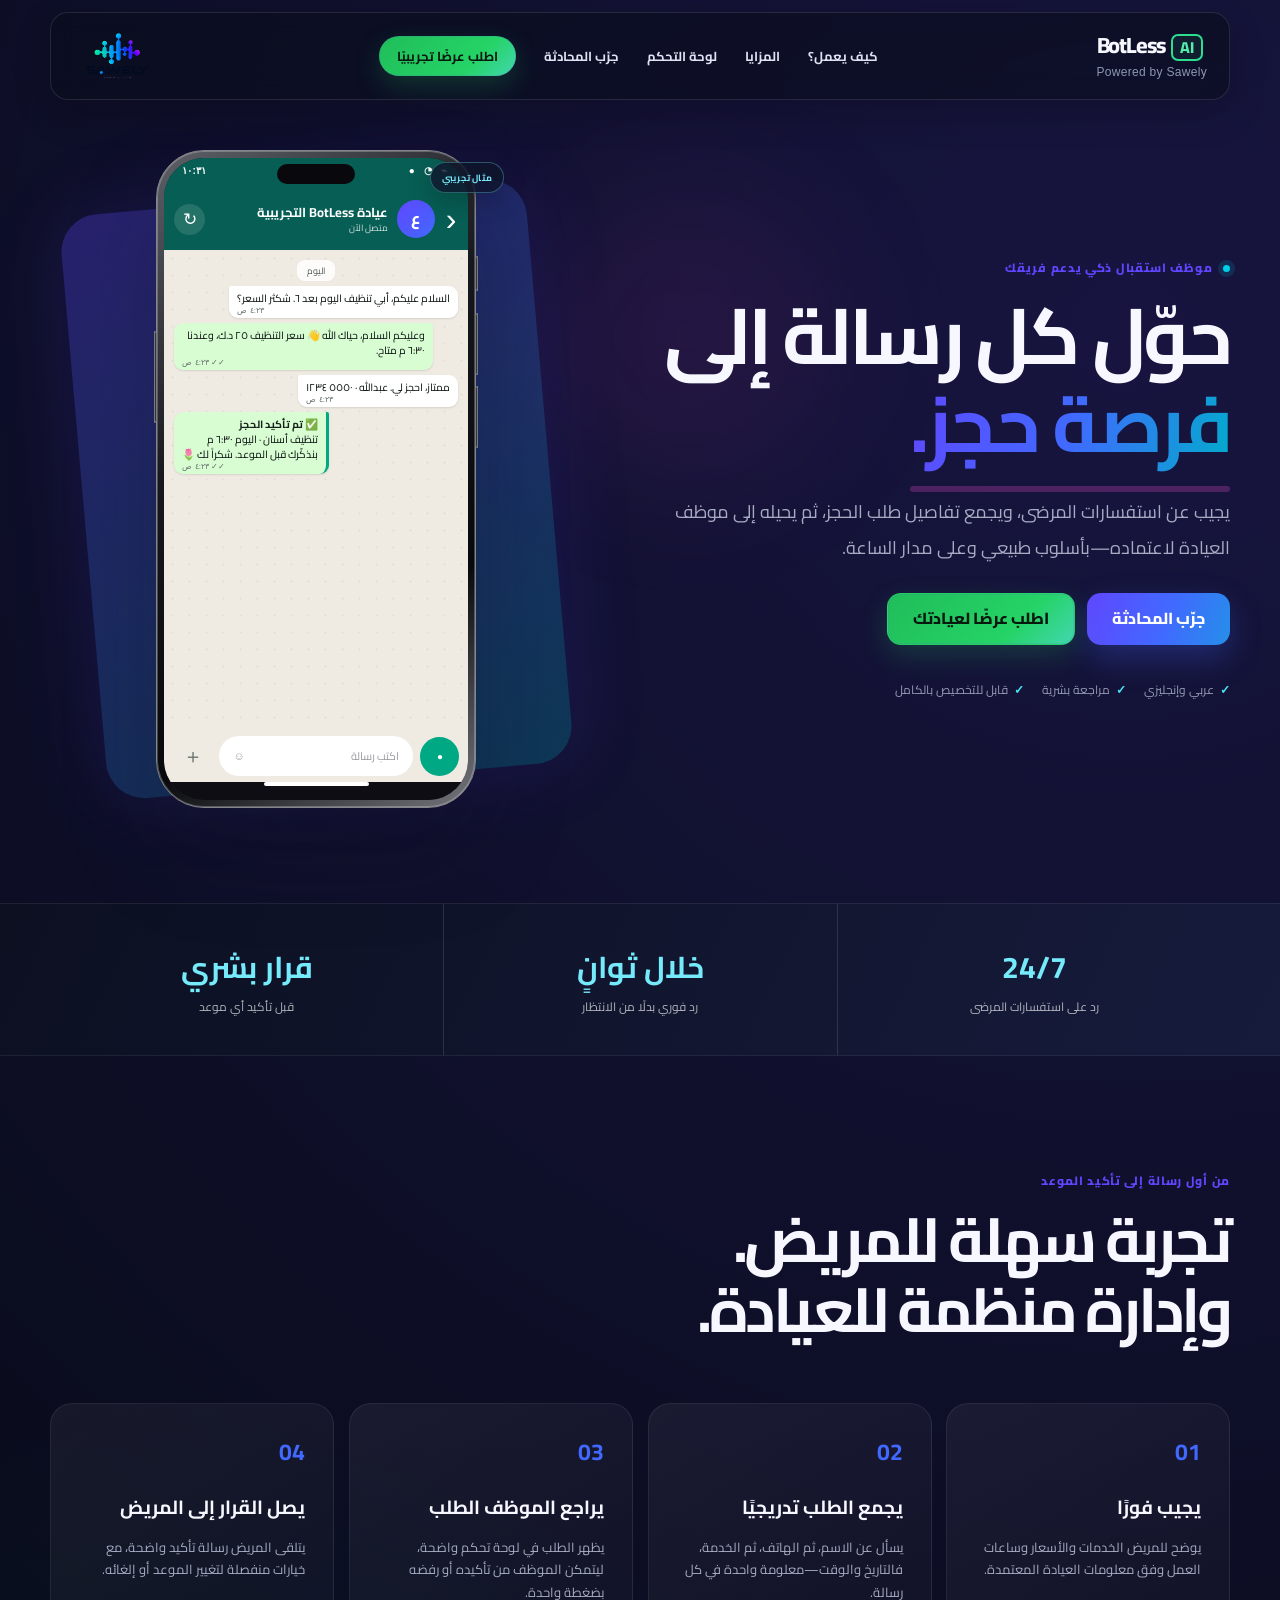
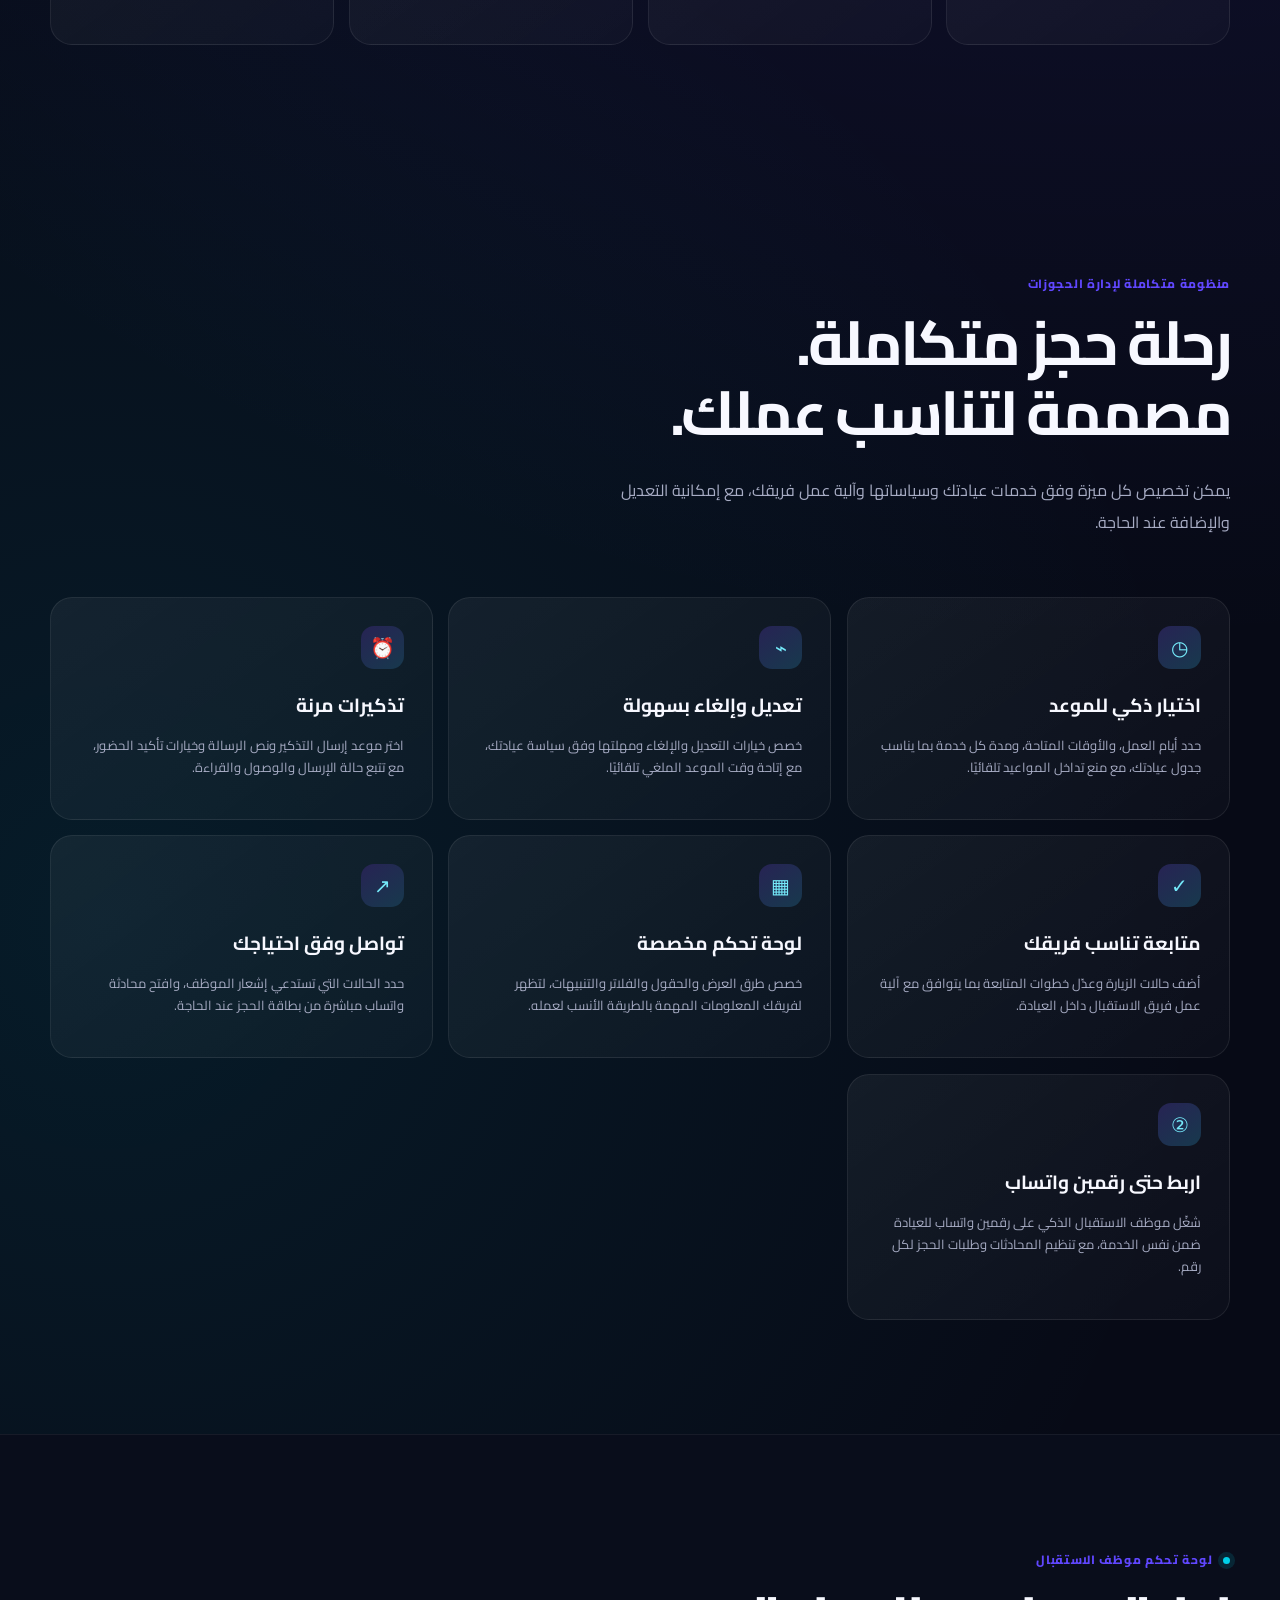
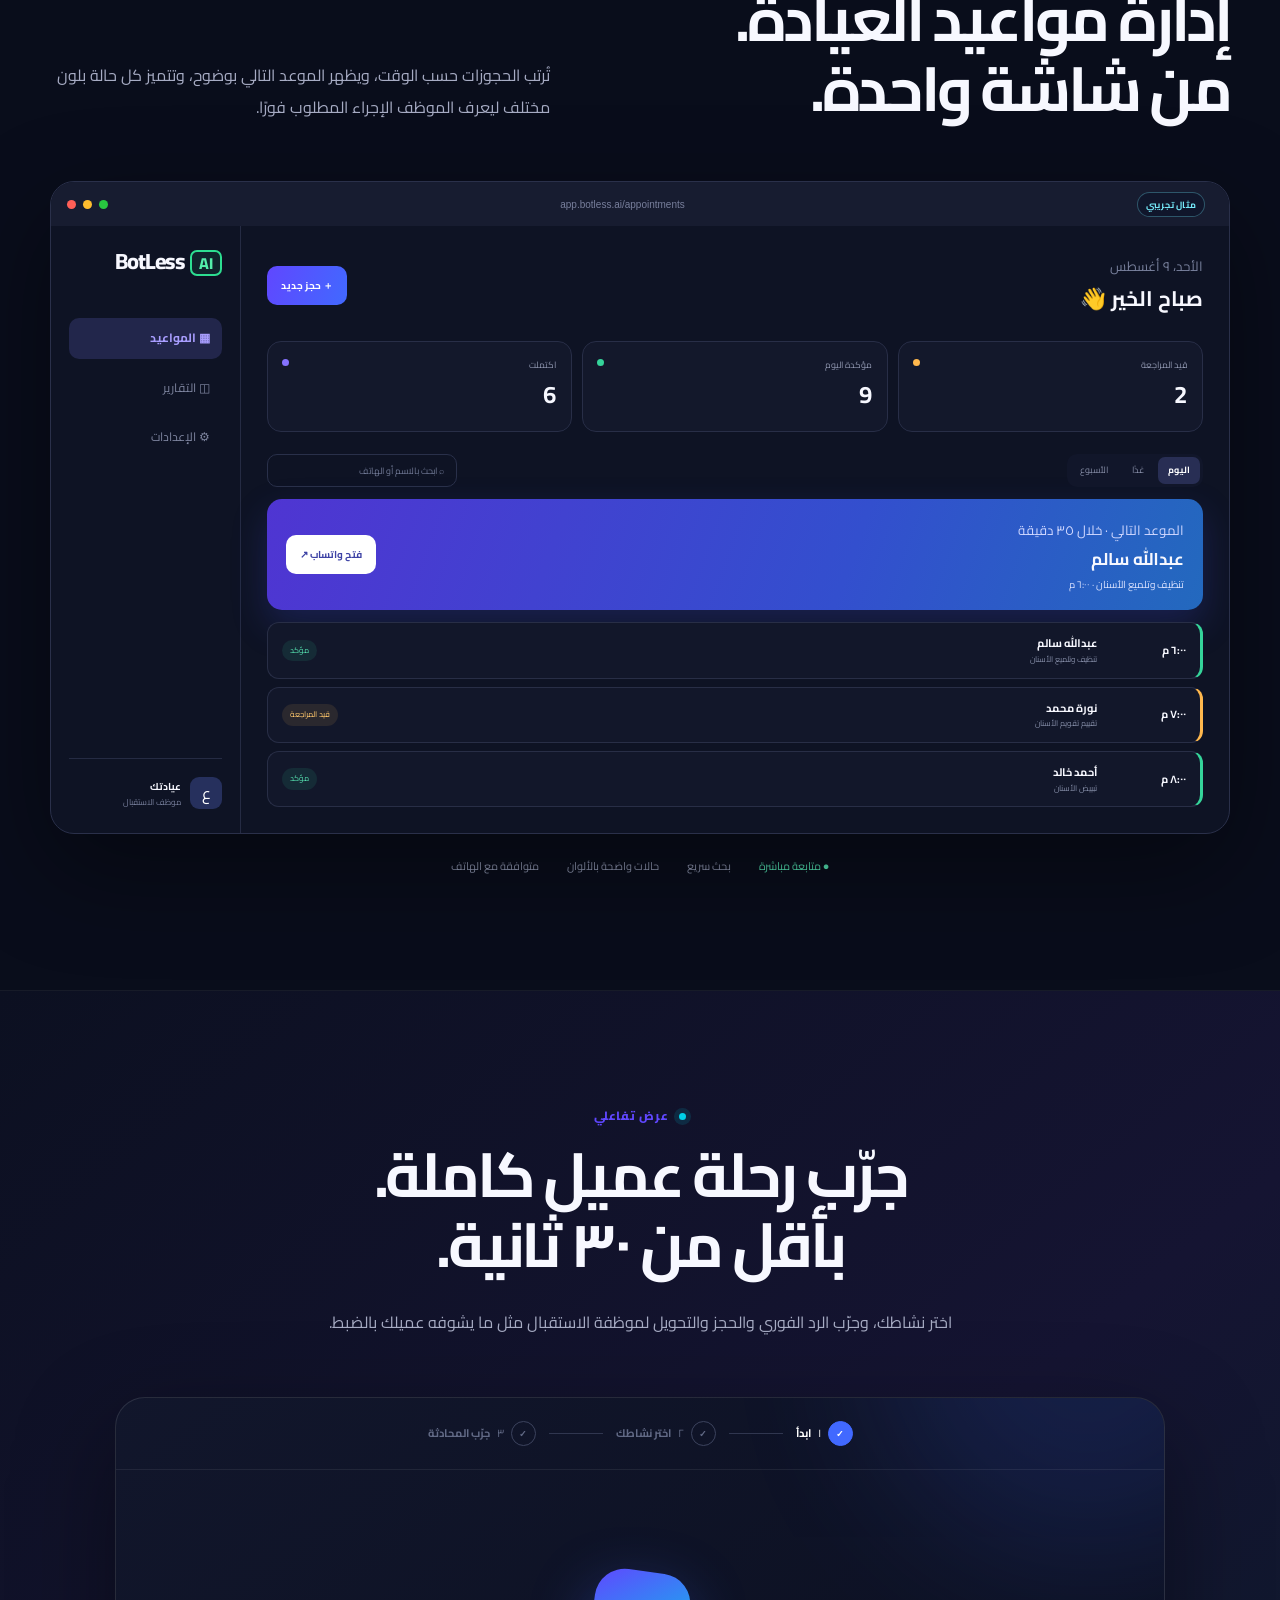
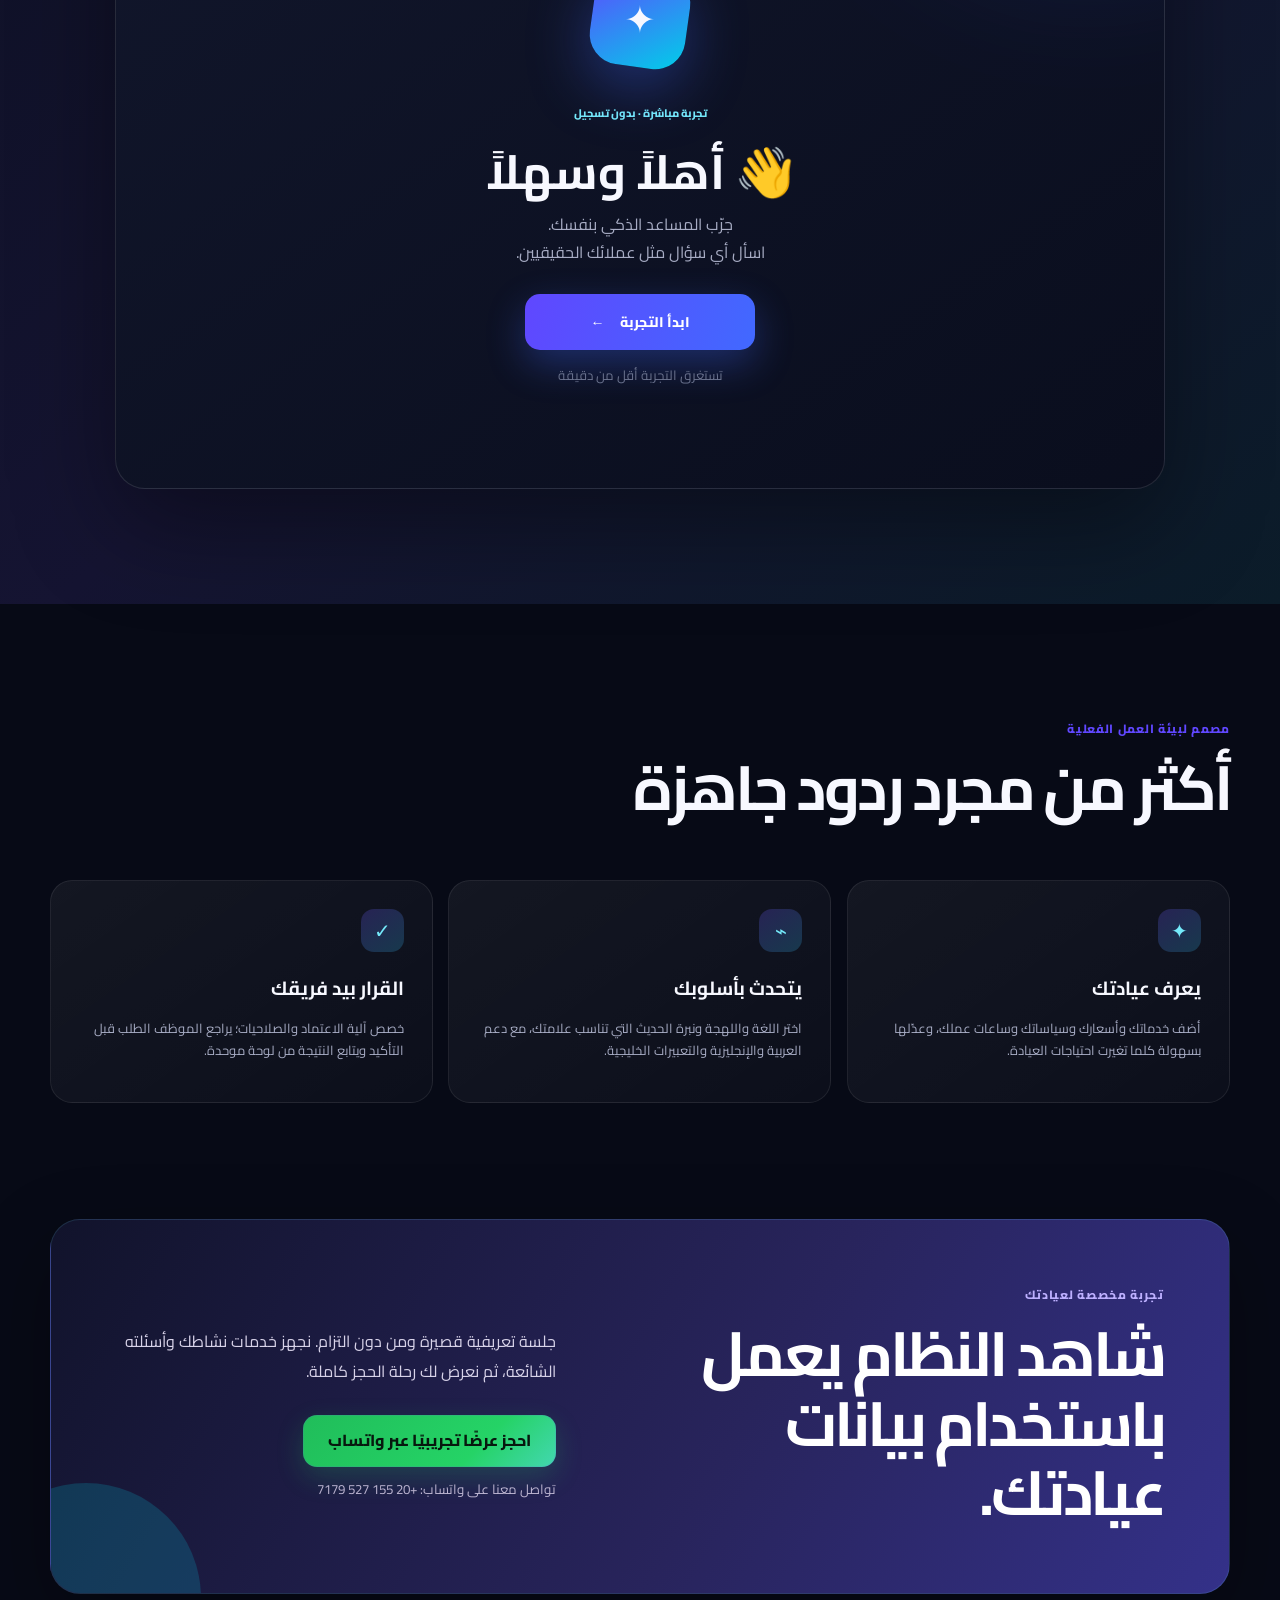
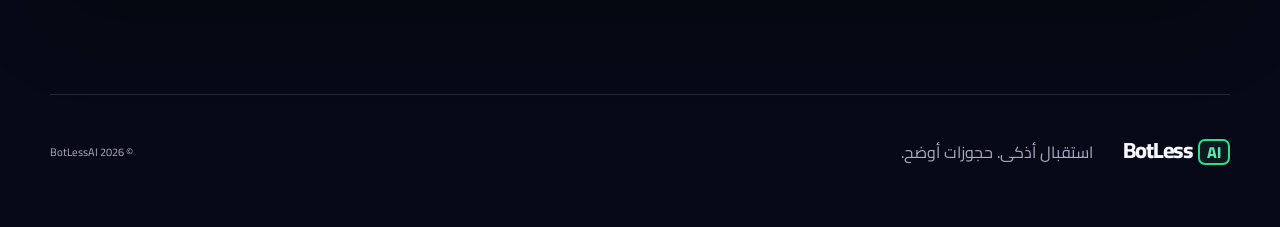
<file: index.html>
<!doctype html>
<html lang="ar" dir="rtl">
<head>
  <meta charset="utf-8">
  <meta name="viewport" content="width=device-width,initial-scale=1">
  <meta name="description" content="يحوّل BotLessAI واتساب العيادة إلى موظف استقبال ذكي يعمل على مدار الساعة، ويجمع طلبات الحجز لتتم مراجعتها من فريقك.">
  <title>BotLessAI | استقبال واتساب للعيادات</title>
  <link rel="icon" href="brand/sawely-logo.png">
  <link rel="stylesheet" href="styles.css?v=sawely-header1">
  <link rel="stylesheet" href="demo.css?v=sawely-header1">
</head>
<body>
  <header class="nav wrap">
    <a class="brand product-brand" href="#top" aria-label="BotLessAI، بدعم من Sawely">
      <strong>BotLess<span>AI</span></strong>
      <small>Powered by Sawely</small>
    </a>
    <nav aria-label="التنقل الرئيسي">
      <a href="#how">كيف يعمل؟</a>
      <a href="#features">المزايا</a>
      <a href="#dashboard">لوحة التحكم</a>
      <a href="#demo">جرّب المحادثة</a>
      <a class="nav-cta" href="#contact">اطلب عرضًا تجريبيًا</a>
    </nav>
    <a class="sawely-parent-brand" href="https://me.sawely.com/" target="_blank" rel="noreferrer" aria-label="Sawely، الشركة الأم">
      <img src="brand/sawely-logo.png" width="600" height="400" alt="Sawely">
    </a>
  </header>

  <main id="top">
    <section class="hero wrap">
      <div class="hero-copy">
        <p class="eyebrow"><span></span> موظف استقبال ذكي يدعم فريقك</p>
        <h1>حوّل كل رسالة إلى<br><em>فرصة حجز.</em></h1>
        <p class="lead">يجيب عن استفسارات المرضى، ويجمع تفاصيل طلب الحجز، ثم يحيله إلى موظف العيادة لاعتماده—بأسلوب طبيعي وعلى مدار الساعة.</p>
        <div class="actions">
          <a class="button primary" href="#demo">جرّب المحادثة</a>
          <a class="button secondary" href="#contact">اطلب عرضًا لعيادتك</a>
        </div>
        <div class="proof" aria-label="خصائص المنتج">
          <span>عربي وإنجليزي</span><span>مراجعة بشرية</span><span>قابل للتخصيص بالكامل</span>
        </div>
      </div>
      <div class="phone-stage">
        <span class="sample-badge">مثال تجريبي</span>
        <div class="iphone" aria-label="مثال محادثة واتساب على هاتف آيفون">
          <i class="side-button action-button"></i><i class="side-button volume-up"></i><i class="side-button volume-down"></i><i class="side-button power-button"></i>
          <div class="iphone-screen">
            <div class="device-bar"><span>١٠:٣١</span><i class="dynamic-island"></i><div class="ios-signals">● ◔ ⌁</div></div>
            <div class="phone-top"><button aria-label="رجوع">‹</button><span id="phoneAvatar" class="avatar">ع</span><div><strong id="phoneBusinessName">عيادة BotLess التجريبية</strong><small id="phonePresence">متصل الآن</small></div><button id="phoneReplay" class="phone-replay" aria-label="إعادة المحادثة" title="إعادة المحادثة">↻</button></div>
            <div id="phoneConversation" class="chat" aria-live="polite">
              <span class="chat-date">اليوم</span>
            </div>
            <div class="message-dock"><button>＋</button><div><span>اكتب رسالة</span><i>☺</i></div><button class="mic">●</button></div>
            <div class="home-indicator"></div>
          </div>
        </div>
      </div>
    </section>

    <section class="metrics">
      <div class="wrap metric-grid">
        <article><strong>24/7</strong><span>رد على استفسارات المرضى</span></article>
        <article><strong>خلال ثوانٍ</strong><span>رد فوري بدلًا من الانتظار</span></article>
        <article><strong>قرار بشري</strong><span>قبل تأكيد أي موعد</span></article>
      </div>
    </section>

    <section id="how" class="section wrap">
      <div class="section-head"><p class="eyebrow">من أول رسالة إلى تأكيد الموعد</p><h2 id="audienceHeading">تجربة سهلة للمريض.<br>وإدارة منظمة للعيادة.</h2></div>
      <div class="steps">
        <article><b>01</b><h3>يجيب فورًا</h3><p>يوضح للمريض الخدمات والأسعار وساعات العمل وفق معلومات العيادة المعتمدة.</p></article>
        <article><b>02</b><h3>يجمع الطلب تدريجيًا</h3><p>يسأل عن الاسم، ثم الهاتف، ثم الخدمة، فالتاريخ والوقت—معلومة واحدة في كل رسالة.</p></article>
        <article><b>03</b><h3>يراجع الموظف الطلب</h3><p>يظهر الطلب في لوحة تحكم واضحة، ليتمكن الموظف من تأكيده أو رفضه بضغطة واحدة.</p></article>
        <article><b>04</b><h3>يصل القرار إلى المريض</h3><p>يتلقى المريض رسالة تأكيد واضحة، مع خيارات منفصلة لتغيير الموعد أو إلغائه.</p></article>
      </div>
    </section>

    <section id="features" class="section wrap benefits">
      <div class="section-head"><p class="eyebrow">منظومة متكاملة لإدارة الحجوزات</p><h2>رحلة حجز متكاملة.<br>مصممة لتناسب عملك.</h2><p class="lead compact">يمكن تخصيص كل ميزة وفق خدمات عيادتك وسياساتها وآلية عمل فريقك، مع إمكانية التعديل والإضافة عند الحاجة.</p></div>
      <div class="benefit-grid">
        <article><span>◷</span><h3>اختيار ذكي للموعد</h3><p>حدد أيام العمل، والأوقات المتاحة، ومدة كل خدمة بما يناسب جدول عيادتك، مع منع تداخل المواعيد تلقائيًا.</p></article>
        <article><span>⌁</span><h3>تعديل وإلغاء بسهولة</h3><p>خصص خيارات التعديل والإلغاء ومهلتها وفق سياسة عيادتك، مع إتاحة وقت الموعد الملغي تلقائيًا.</p></article>
        <article><span>⏰</span><h3>تذكيرات مرنة</h3><p>اختر موعد إرسال التذكير ونص الرسالة وخيارات تأكيد الحضور، مع تتبع حالة الإرسال والوصول والقراءة.</p></article>
        <article><span>✓</span><h3>متابعة تناسب فريقك</h3><p>أضف حالات الزيارة وعدّل خطوات المتابعة بما يتوافق مع آلية عمل فريق الاستقبال داخل العيادة.</p></article>
        <article><span>▦</span><h3>لوحة تحكم مخصصة</h3><p>خصص طرق العرض والحقول والفلاتر والتنبيهات، لتظهر لفريقك المعلومات المهمة بالطريقة الأنسب لعمله.</p></article>
        <article><span>↗</span><h3>تواصل وفق احتياجك</h3><p>حدد الحالات التي تستدعي إشعار الموظف، وافتح محادثة واتساب مباشرة من بطاقة الحجز عند الحاجة.</p></article>
        <article><span>②</span><h3>اربط حتى رقمين واتساب</h3><p>شغّل موظف الاستقبال الذكي على رقمين واتساب للعيادة ضمن نفس الخدمة، مع تنظيم المحادثات وطلبات الحجز لكل رقم.</p></article>
      </div>
    </section>

    <section id="dashboard" class="section dashboard-showcase">
      <div class="wrap">
        <div class="section-head dashboard-heading"><div><p class="eyebrow"><span></span> لوحة تحكم موظف الاستقبال</p><h2>إدارة مواعيد العيادة.<br>من شاشة واحدة.</h2></div><p class="lead compact">تُرتب الحجوزات حسب الوقت، ويظهر الموعد التالي بوضوح، وتتميز كل حالة بلون مختلف ليعرف الموظف الإجراء المطلوب فورًا.</p></div>
        <div class="dashboard-window" aria-label="لقطة تجريبية من لوحة إدارة المواعيد">
          <div class="window-bar"><i></i><i></i><i></i><span>app.botless.ai/appointments</span><b class="sample-label">مثال تجريبي</b></div>
          <div class="dashboard-ui">
            <aside class="dash-sidebar">
              <a class="brand" href="#top"><strong>BotLess<span>AI</span></strong></a>
              <nav><b>▦ <span>المواعيد</span></b><span>◫ <small>التقارير</small></span><span>⚙ <small>الإعدادات</small></span></nav>
              <div class="clinic-user"><i>ع</i><span><b>عيادتك</b><small>موظف الاستقبال</small></span></div>
            </aside>
            <div class="dash-main">
              <header><div><small>الأحد، ٩ أغسطس</small><h3>صباح الخير 👋</h3></div><button>＋ حجز جديد</button></header>
              <div class="dash-stats"><article><span>قيد المراجعة</span><strong>2</strong><i class="amber"></i></article><article><span>مؤكدة اليوم</span><strong>9</strong><i class="green"></i></article><article><span>اكتملت</span><strong>6</strong><i class="violet-dot"></i></article></div>
              <div class="dash-controls"><nav><b>اليوم</b><span>غدًا</span><span>الأسبوع</span></nav><div>⌕ ابحث بالاسم أو الهاتف</div></div>
              <article class="next-card"><div><small>الموعد التالي · خلال ٣٥ دقيقة</small><h3>عبدالله سالم</h3><p>تنظيف وتلميع الأسنان · ٦:٠٠ م</p></div><button>فتح واتساب ↗</button></article>
              <div class="booking-list">
                <article class="mini-booking confirmed"><time>٦:٠٠ م</time><div><b>عبدالله سالم</b><small>تنظيف وتلميع الأسنان</small></div><span>مؤكد</span></article>
                <article class="mini-booking pending"><time>٧:٠٠ م</time><div><b>نورة محمد</b><small>تقييم تقويم الأسنان</small></div><span>قيد المراجعة</span></article>
                <article class="mini-booking confirmed"><time>٨:٠٠ م</time><div><b>أحمد خالد</b><small>تبييض الأسنان</small></div><span>مؤكد</span></article>
              </div>
            </div>
          </div>
        </div>
        <div class="dashboard-caption"><span>● متابعة مباشرة</span><span>بحث سريع</span><span>حالات واضحة بالألوان</span><span>متوافقة مع الهاتف</span></div>
      </div>
    </section>

    <section id="demo" class="section demo-section">
      <div class="wrap">
        <div class="section-head demo-heading">
          <p class="eyebrow"><span></span> عرض تفاعلي</p>
          <h2>جرّب رحلة عميل كاملة.<br>بأقل من ٣٠ ثانية.</h2>
          <p class="lead compact">اختر نشاطك، وجرّب الرد الفوري والحجز والتحويل لموظفة الاستقبال مثل ما يشوفه عميلك بالضبط.</p>
        </div>

        <div class="experience-shell" id="experienceShell">
          <div class="experience-progress" aria-label="خطوات التجربة">
            <span class="active">١ <b>ابدأ</b></span><i></i><span>٢ <b>اختر نشاطك</b></span><i></i><span>٣ <b>جرّب المحادثة</b></span>
          </div>

          <section class="experience-screen welcome-screen active" data-screen="welcome" aria-labelledby="welcomeTitle">
            <div class="welcome-orb" aria-hidden="true"><span>✦</span></div>
            <p class="welcome-kicker">تجربة مباشرة · بدون تسجيل</p>
            <h3 id="welcomeTitle">👋 أهلاً وسهلاً</h3>
            <p>جرّب المساعد الذكي بنفسك.<br>اسأل أي سؤال مثل عملائك الحقيقيين.</p>
            <button class="experience-primary" id="startExperience" type="button">ابدأ التجربة <span>←</span></button>
            <small>تستغرق التجربة أقل من دقيقة</small>
          </section>

          <section class="experience-screen business-screen" data-screen="business" aria-labelledby="businessTitle">
            <button class="experience-back" type="button" data-back="welcome">→ رجوع</button>
            <p class="welcome-kicker">خلّنا نخصص التجربة لك</p>
            <h3 id="businessTitle">شنو نوع نشاطك؟</h3>
            <p>كل نشاط له مساعد وخدمات وأسئلة مختلفة.</p>
            <div class="business-grid" id="businessGrid"></div>
          </section>

          <section class="experience-screen chat-screen" data-screen="chat" aria-labelledby="chatBusinessName">
            <aside class="chat-context">
              <button class="experience-back" type="button" data-back="business">→ غيّر النشاط</button>
              <div class="context-brand"><span id="contextIcon"></span><div><small>أنت تجرّب</small><strong id="contextName"></strong></div></div>
              <div class="context-facts">
                <p><span>◷</span><b>ساعات العمل</b><small id="contextHours"></small></p>
                <p><span>⌖</span><b>الموقع</b><small id="contextLocation"></small></p>
                <p><span>✓</span><b>النتيجة</b><small>رد وحجز بدون انتظار</small></p>
              </div>
              <div class="value-meter"><span>رحلة التجربة</span><b id="journeyLabel">ابدأ بسؤال</b><i><em id="journeyProgress"></em></i></div>
            </aside>

            <div class="whatsapp-demo">
              <header class="whatsapp-header">
                <button type="button" data-back="business" aria-label="رجوع">‹</button>
                <span class="business-avatar" id="chatAvatar"></span>
                <div><strong id="chatBusinessName"></strong><small id="chatPresence">متصل الآن</small></div>
                <b aria-hidden="true">⌕</b><b aria-hidden="true">⋮</b>
              </header>
              <div class="whatsapp-body" id="demoConversation" aria-live="polite"></div>
              <div class="suggestion-wrap" id="suggestionWrap">
                <small>جرّب سؤال جاهز</small>
                <div class="quick-suggestions" id="quickSuggestions"></div>
              </div>
              <div class="whatsapp-compose"><button type="button" aria-label="إضافة">＋</button><div>اكتب رسالة <span>☺</span></div><button type="button" class="send-mic" aria-label="رسالة صوتية">●</button></div>
            </div>
          </section>
        </div>
      </div>
    </section>

    <section class="section wrap benefits">
      <div class="section-head"><p class="eyebrow">مصمم لبيئة العمل الفعلية</p><h2>أكثر من مجرد ردود جاهزة</h2></div>
      <div class="benefit-grid">
        <article><span>✦</span><h3>يعرف عيادتك</h3><p>أضف خدماتك وأسعارك وسياساتك وساعات عملك، وعدّلها بسهولة كلما تغيرت احتياجات العيادة.</p></article>
        <article><span>⌁</span><h3>يتحدث بأسلوبك</h3><p>اختر اللغة واللهجة ونبرة الحديث التي تناسب علامتك، مع دعم العربية والإنجليزية والتعبيرات الخليجية.</p></article>
        <article><span>✓</span><h3>القرار بيد فريقك</h3><p>خصص آلية الاعتماد والصلاحيات؛ يراجع الموظف الطلب قبل التأكيد ويتابع النتيجة من لوحة موحدة.</p></article>
      </div>
    </section>

    <section id="contact" class="cta wrap">
      <div><p class="eyebrow">تجربة مخصصة لعيادتك</p><h2>شاهد النظام يعمل<br>باستخدام بيانات عيادتك.</h2></div>
      <div class="cta-copy"><p>جلسة تعريفية قصيرة ومن دون التزام. نجهز خدمات نشاطك وأسئلته الشائعة، ثم نعرض لك رحلة الحجز كاملة.</p><a class="button light" href="https://wa.me/201555277179?text=%D9%85%D8%B1%D8%AD%D8%A8%D8%A7%D9%8B%D8%8C%20%D8%A3%D8%B1%D9%8A%D8%AF%20%D8%AA%D8%AC%D8%B1%D8%A8%D8%A9%20Sawely%20%D9%84%D9%86%D8%B4%D8%A7%D8%B7%D9%8A" target="_blank" rel="noopener noreferrer">احجز عرضًا تجريبيًا عبر واتساب</a><small>تواصل معنا على واتساب: +20 155 527 7179</small></div>
    </section>
  </main>

  <footer class="wrap"><a class="brand" href="#top"><strong>BotLess<span>AI</span></strong></a><p>استقبال أذكى. حجوزات أوضح.</p><small>© 2026 BotLessAI</small></footer>
  <script src="app.js?v=vertical-demos3" defer></script>
</body>
</html>
</file>
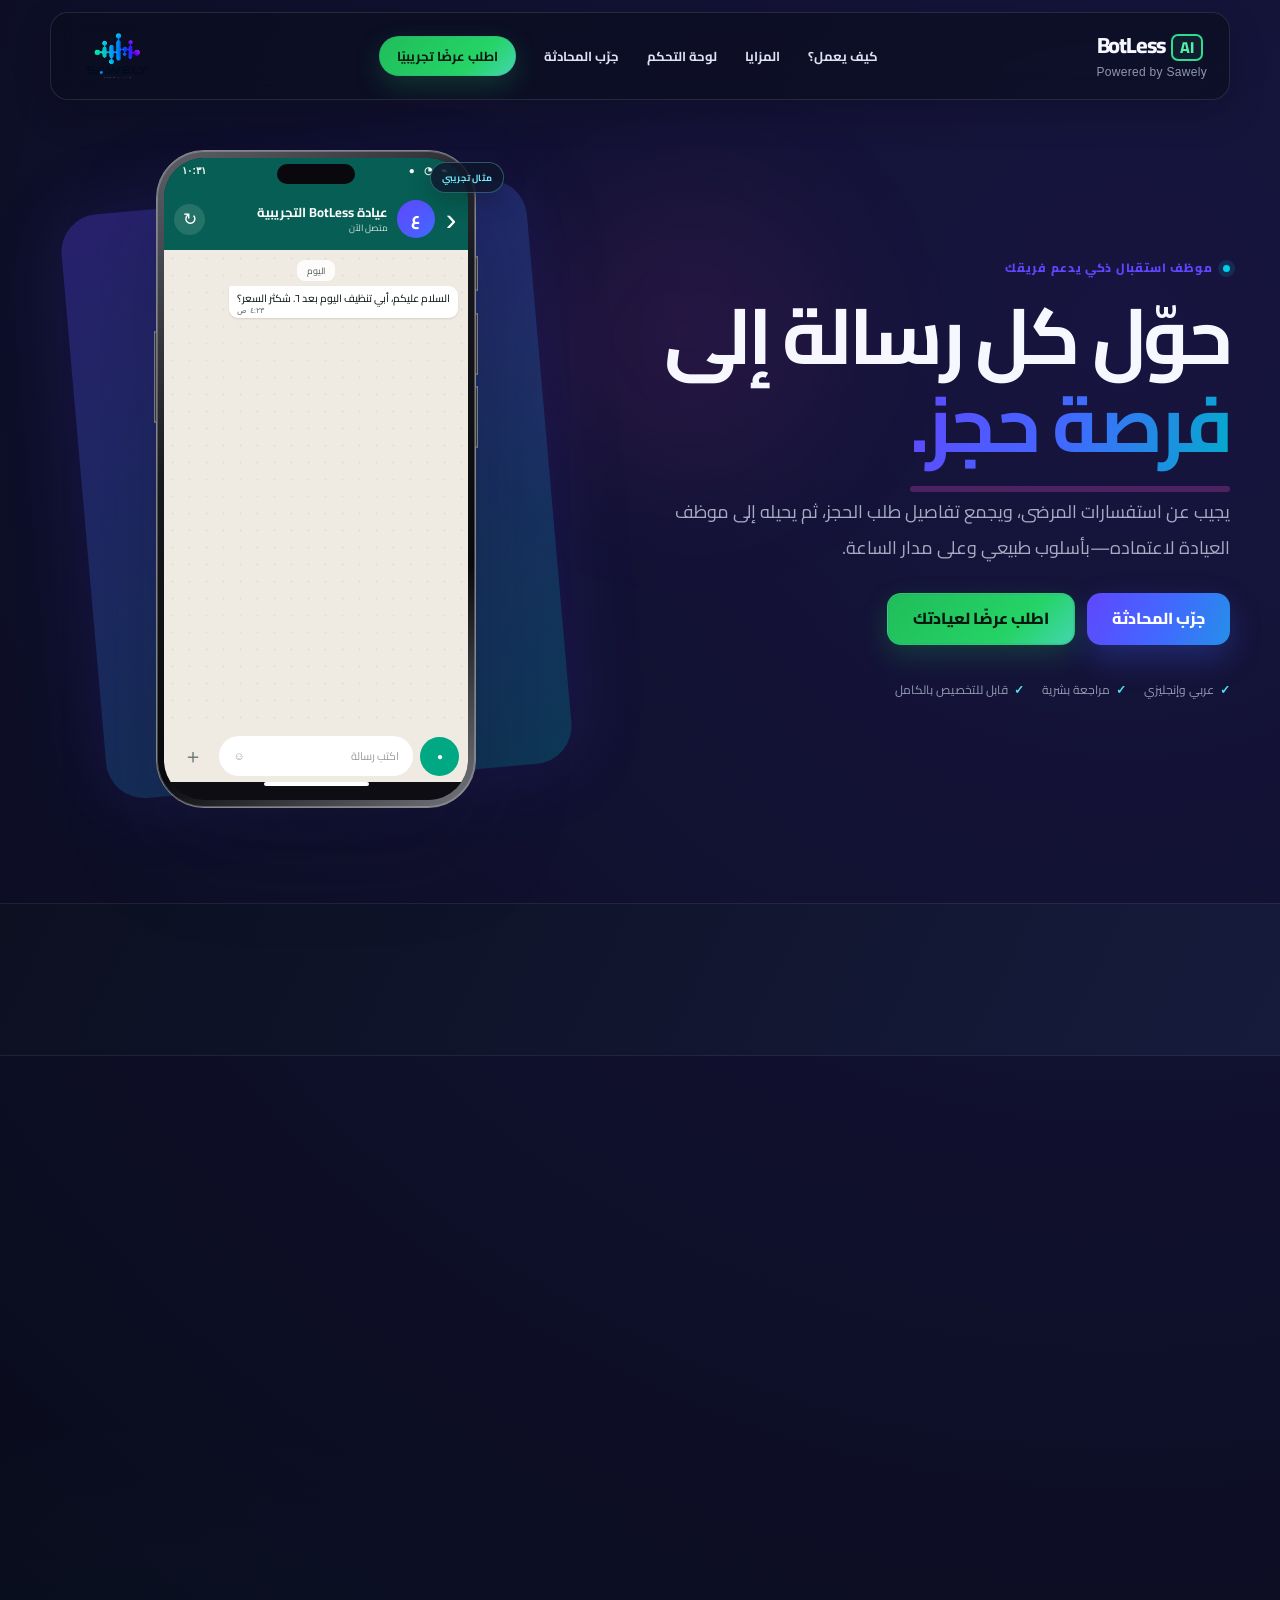
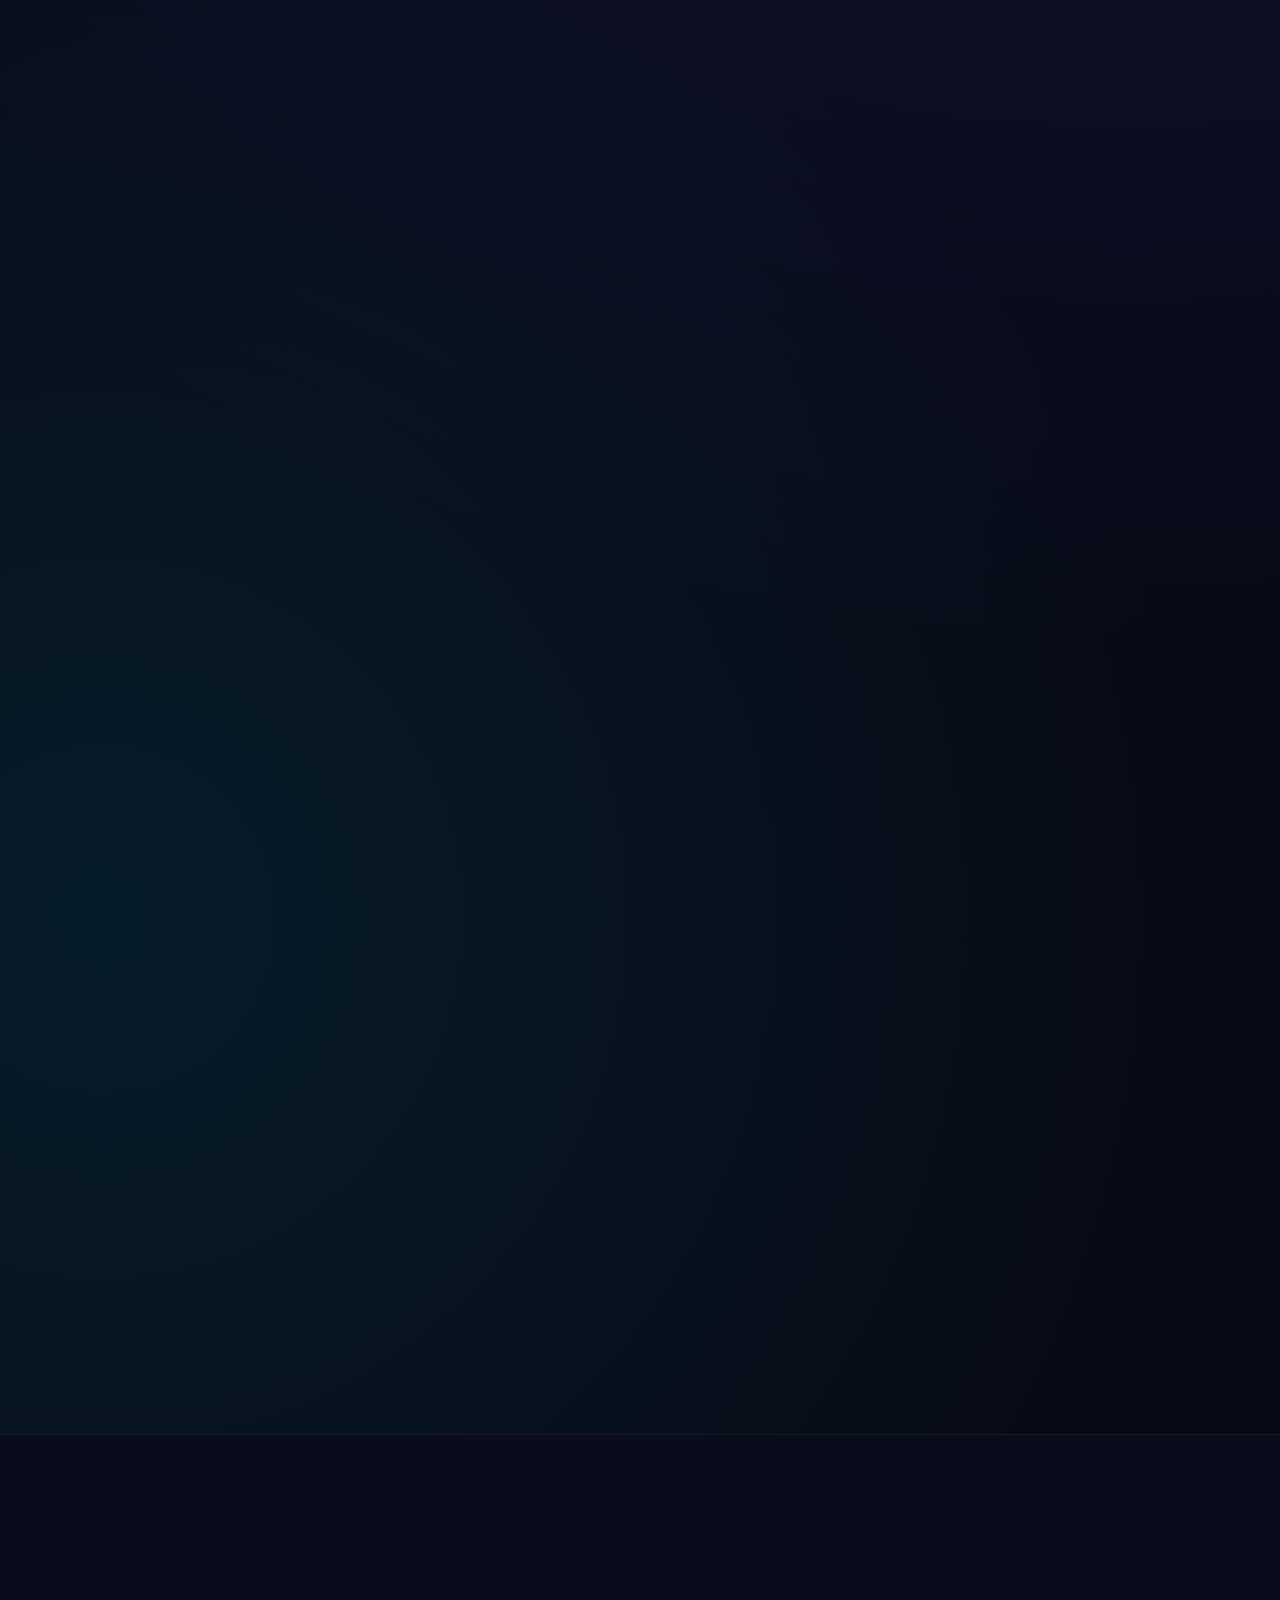
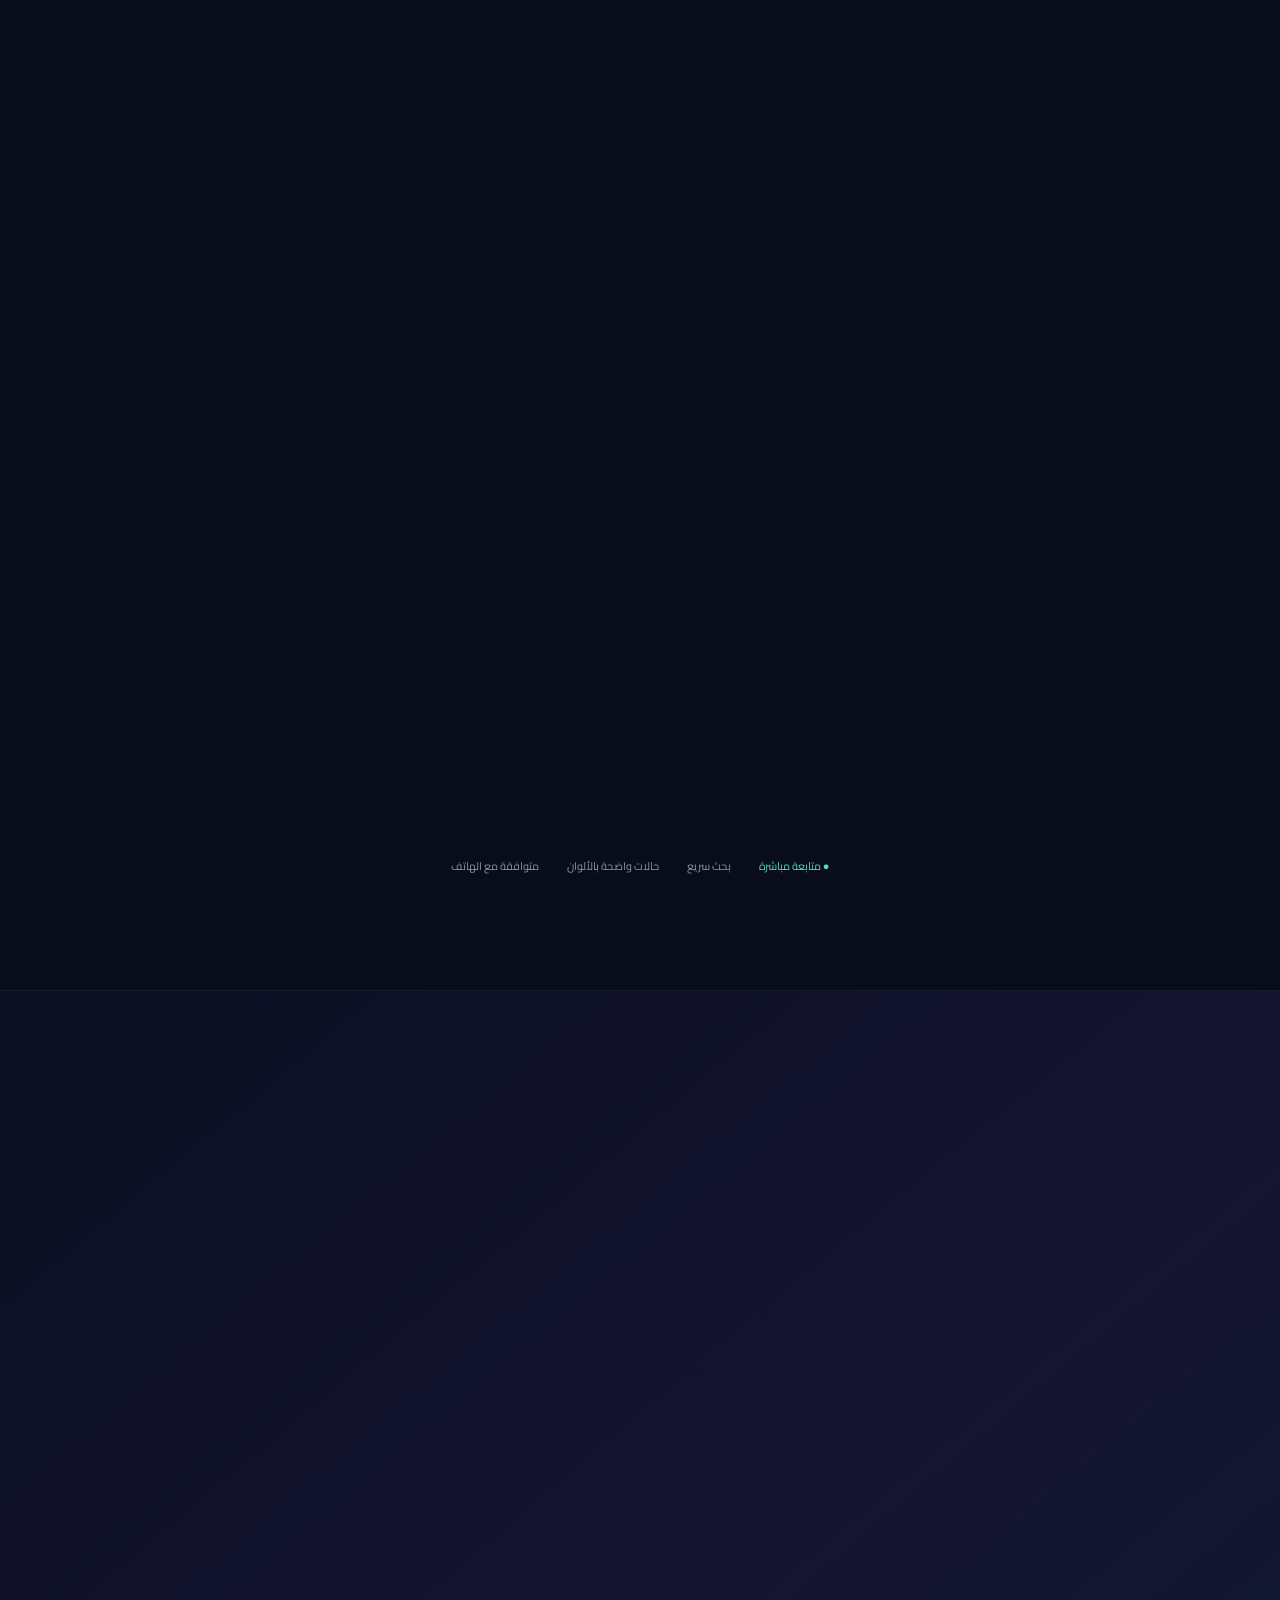
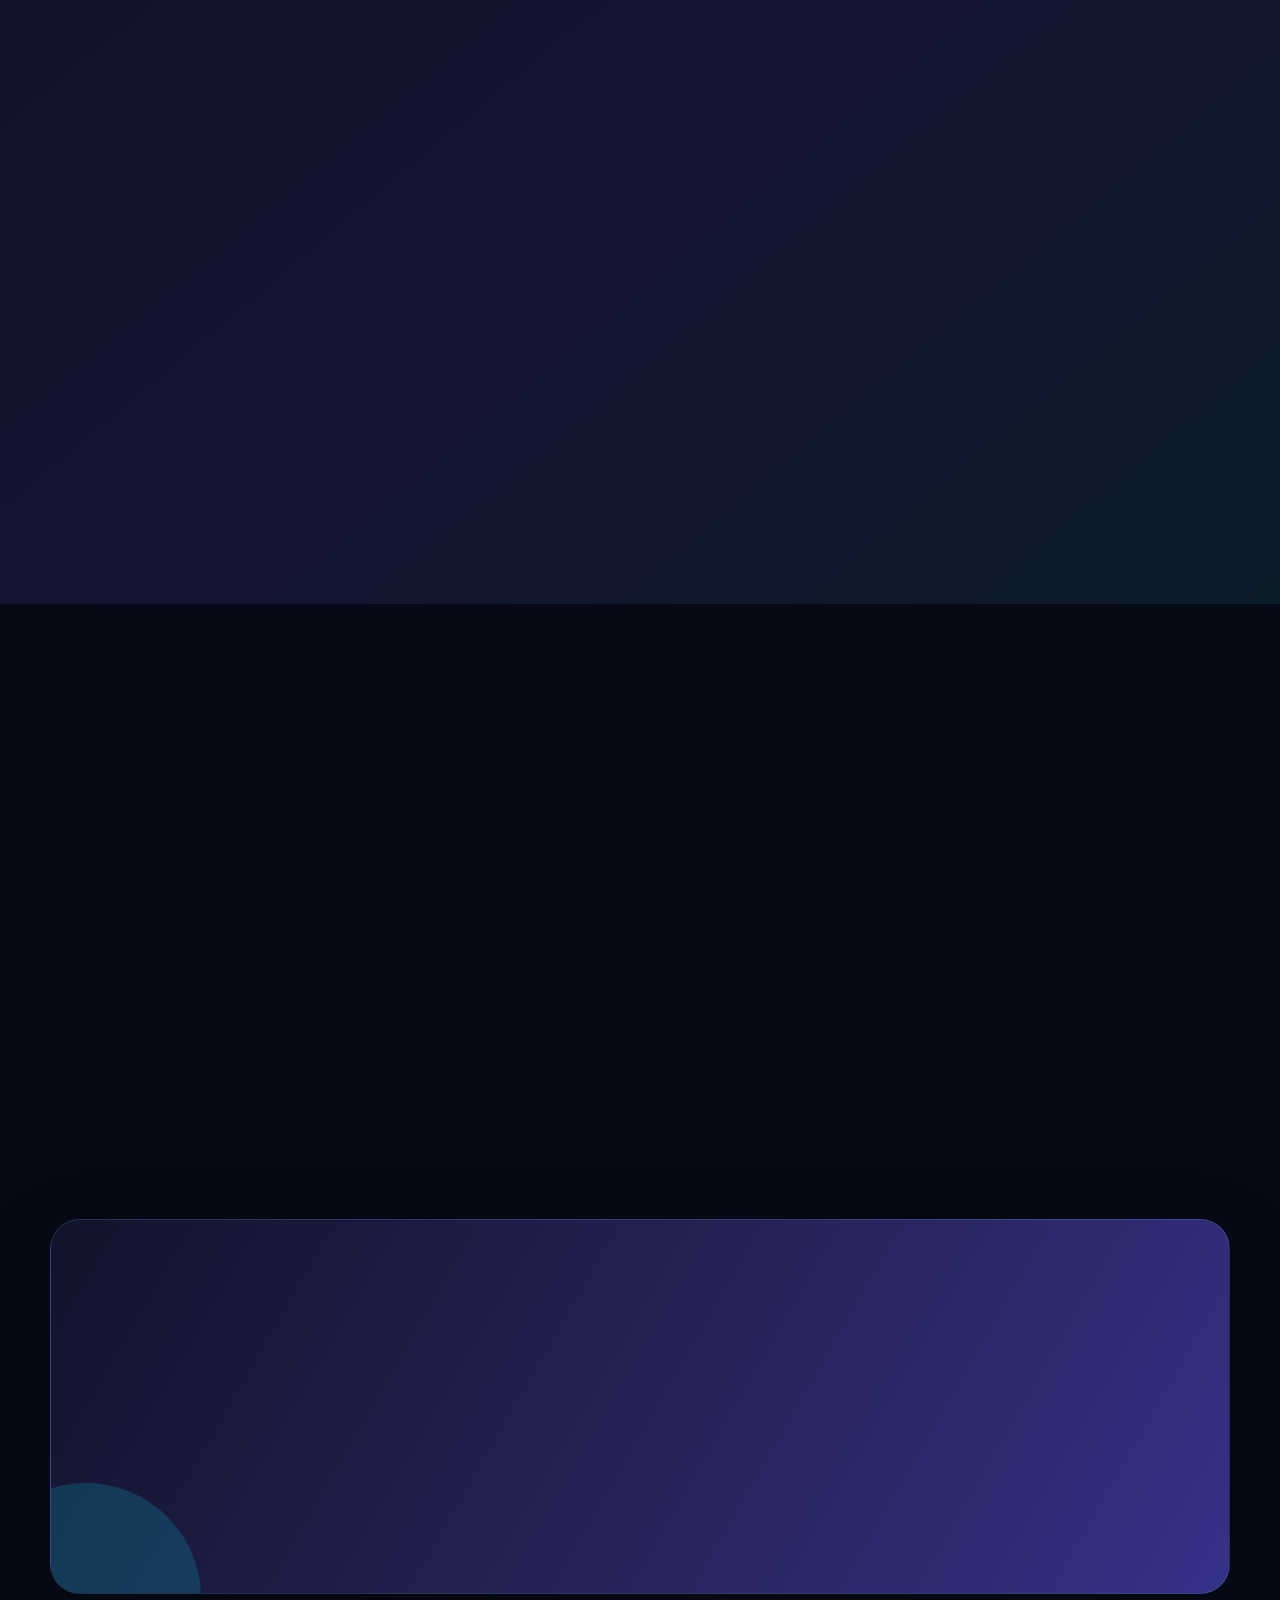
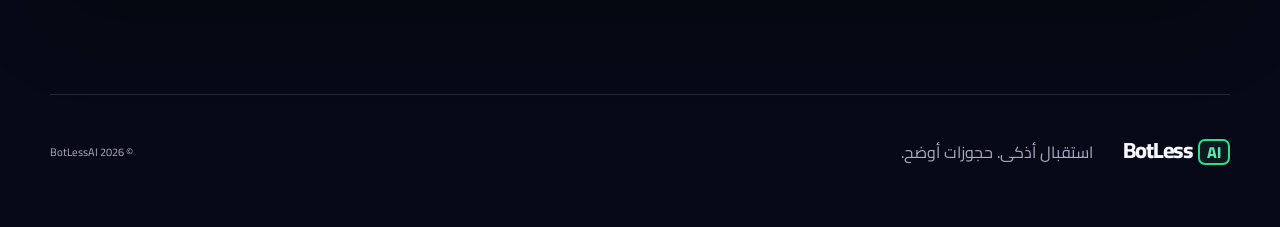
<file: clinic.html>
<!doctype html><html lang="ar" dir="rtl"><head><meta charset="utf-8"><meta name="viewport" content="width=device-width,initial-scale=1"><meta http-equiv="refresh" content="0;url=index.html?demo=clinic"><title>BotLessAI للعيادات</title></head><body><a href="index.html?demo=clinic">فتح عرض العيادات</a></body></html>
</file>
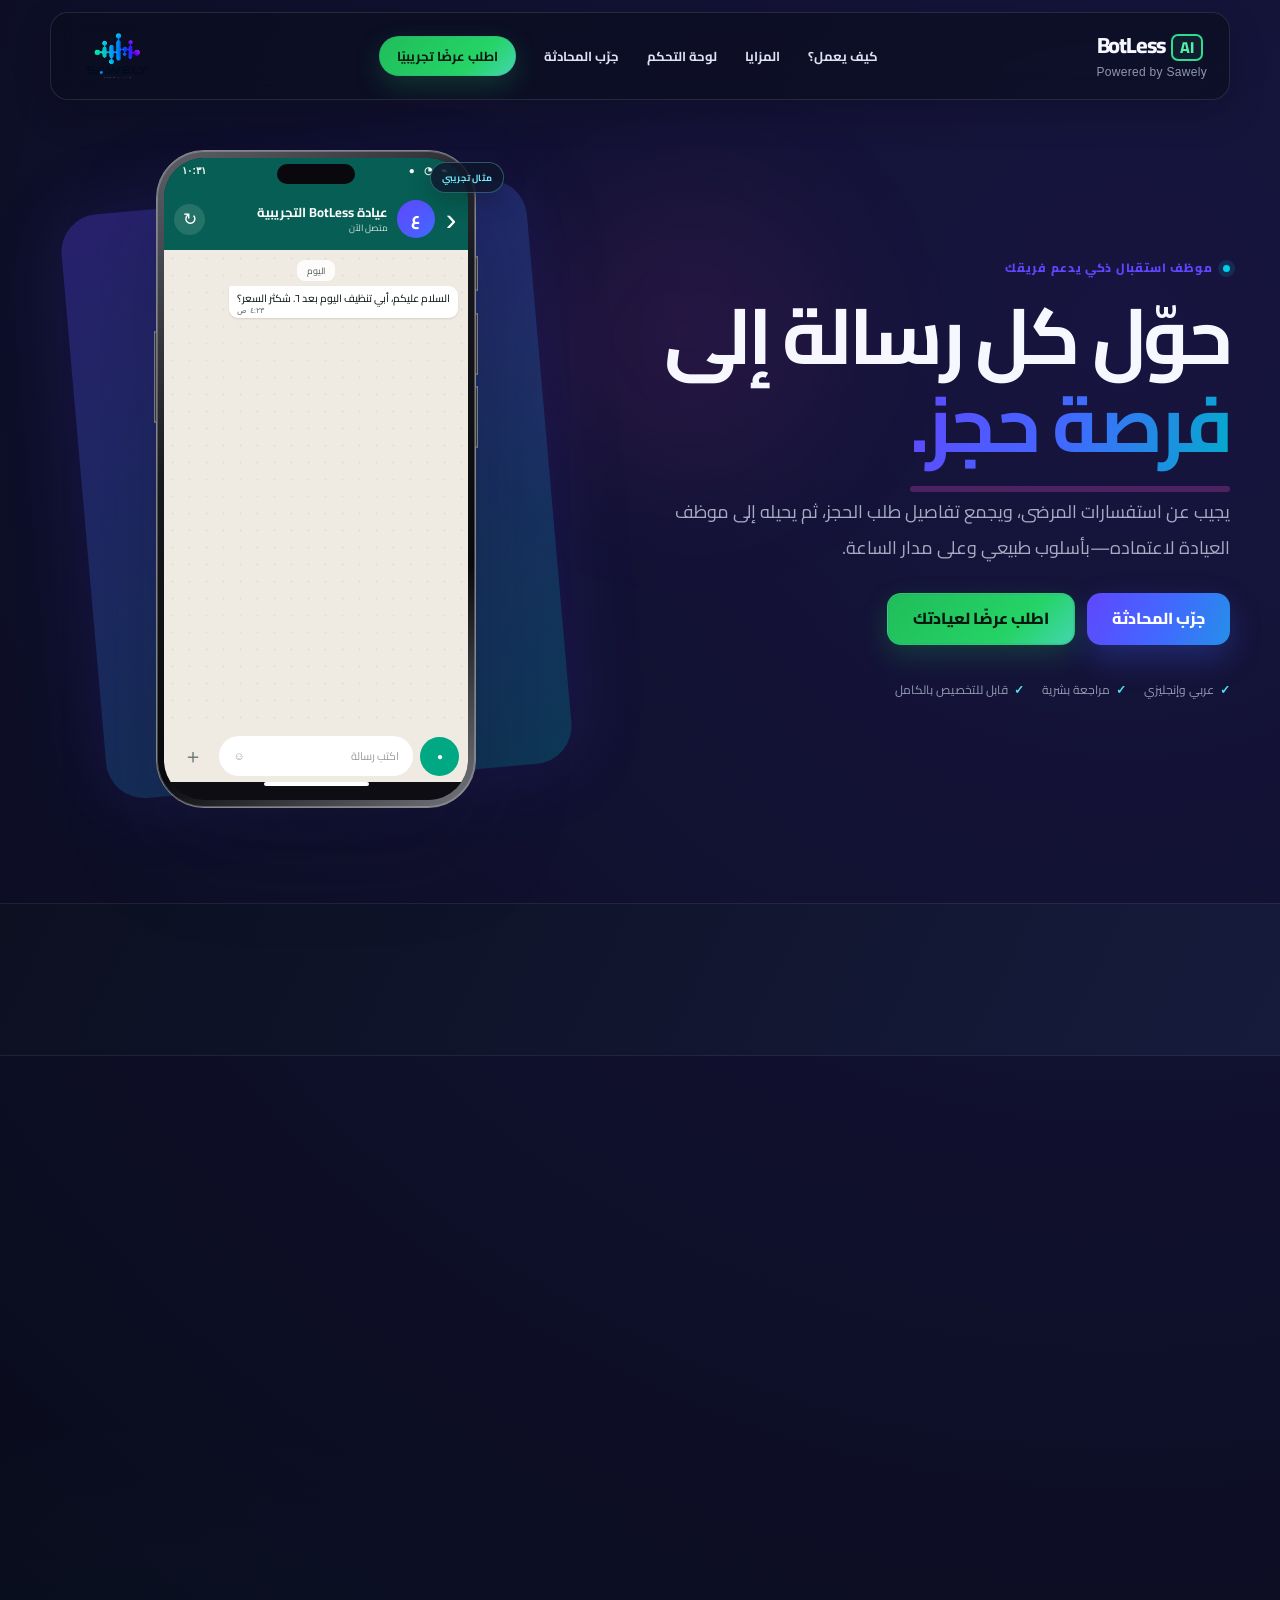
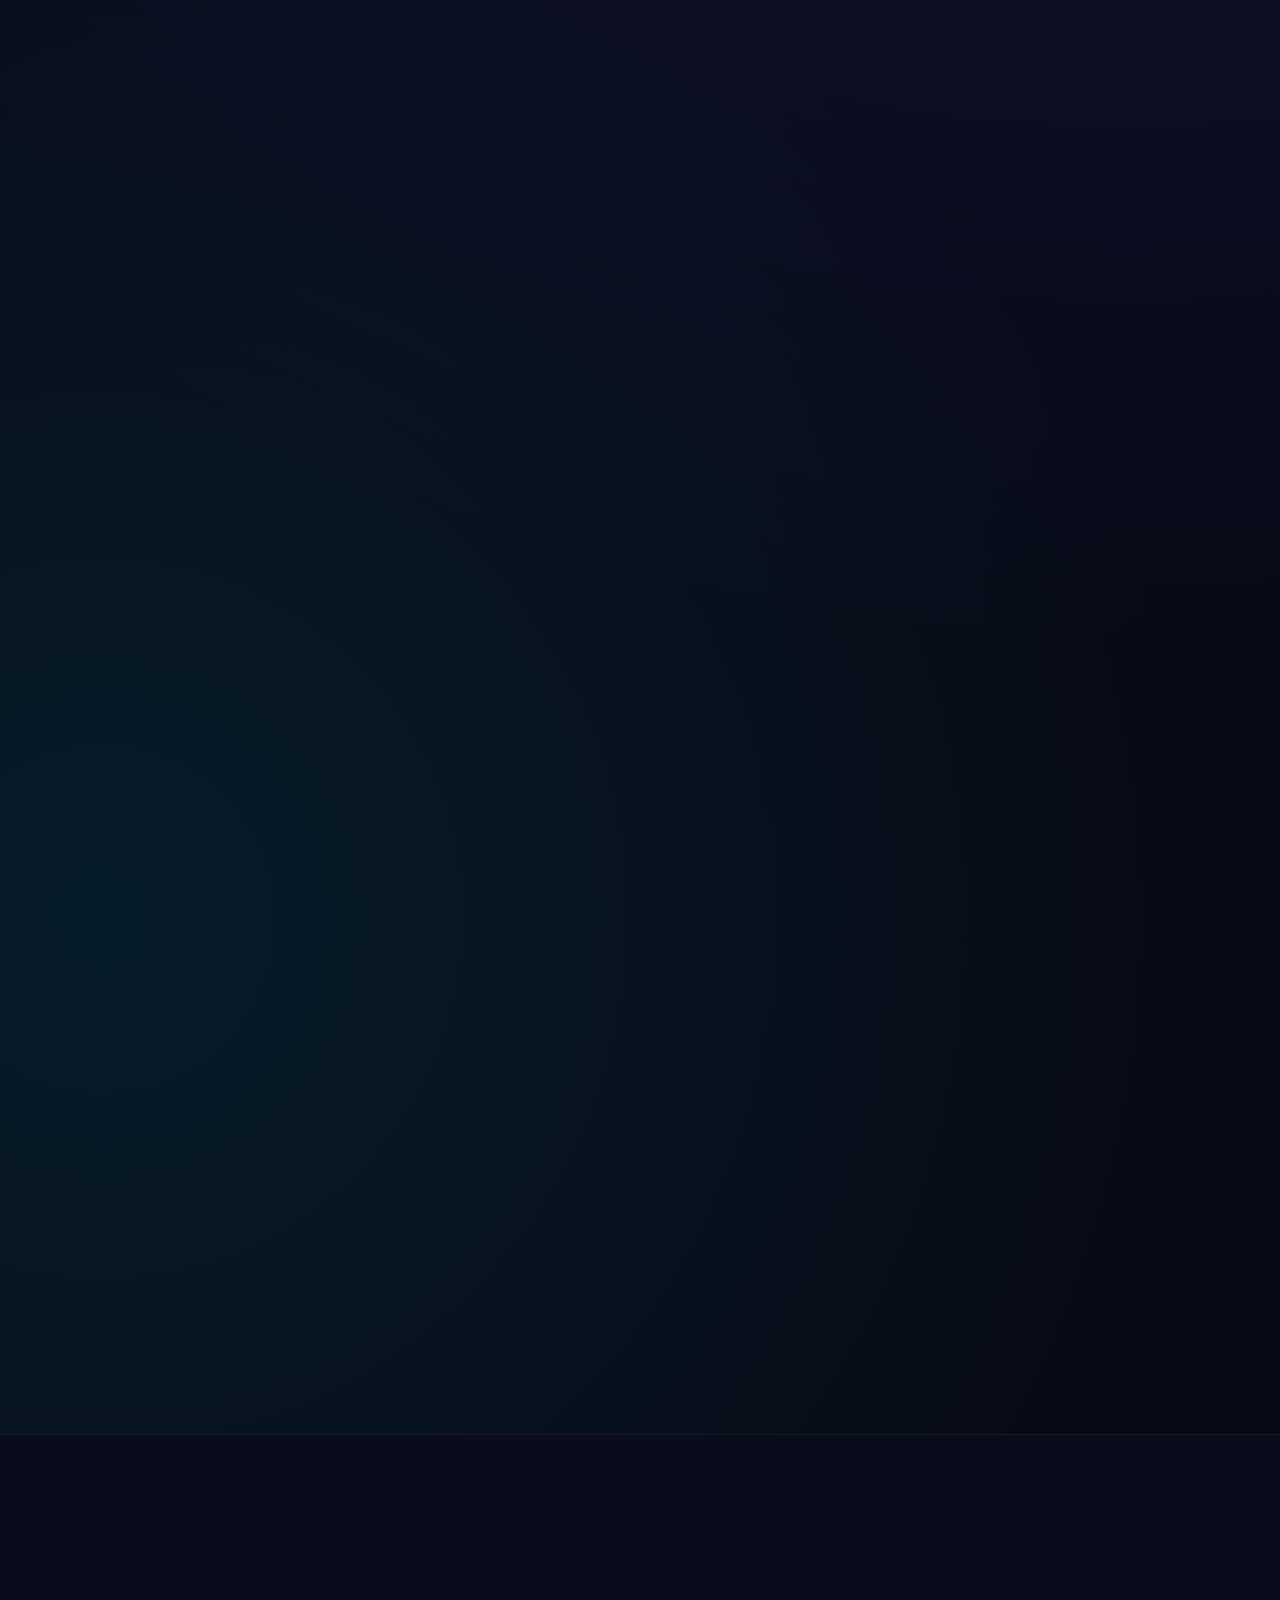
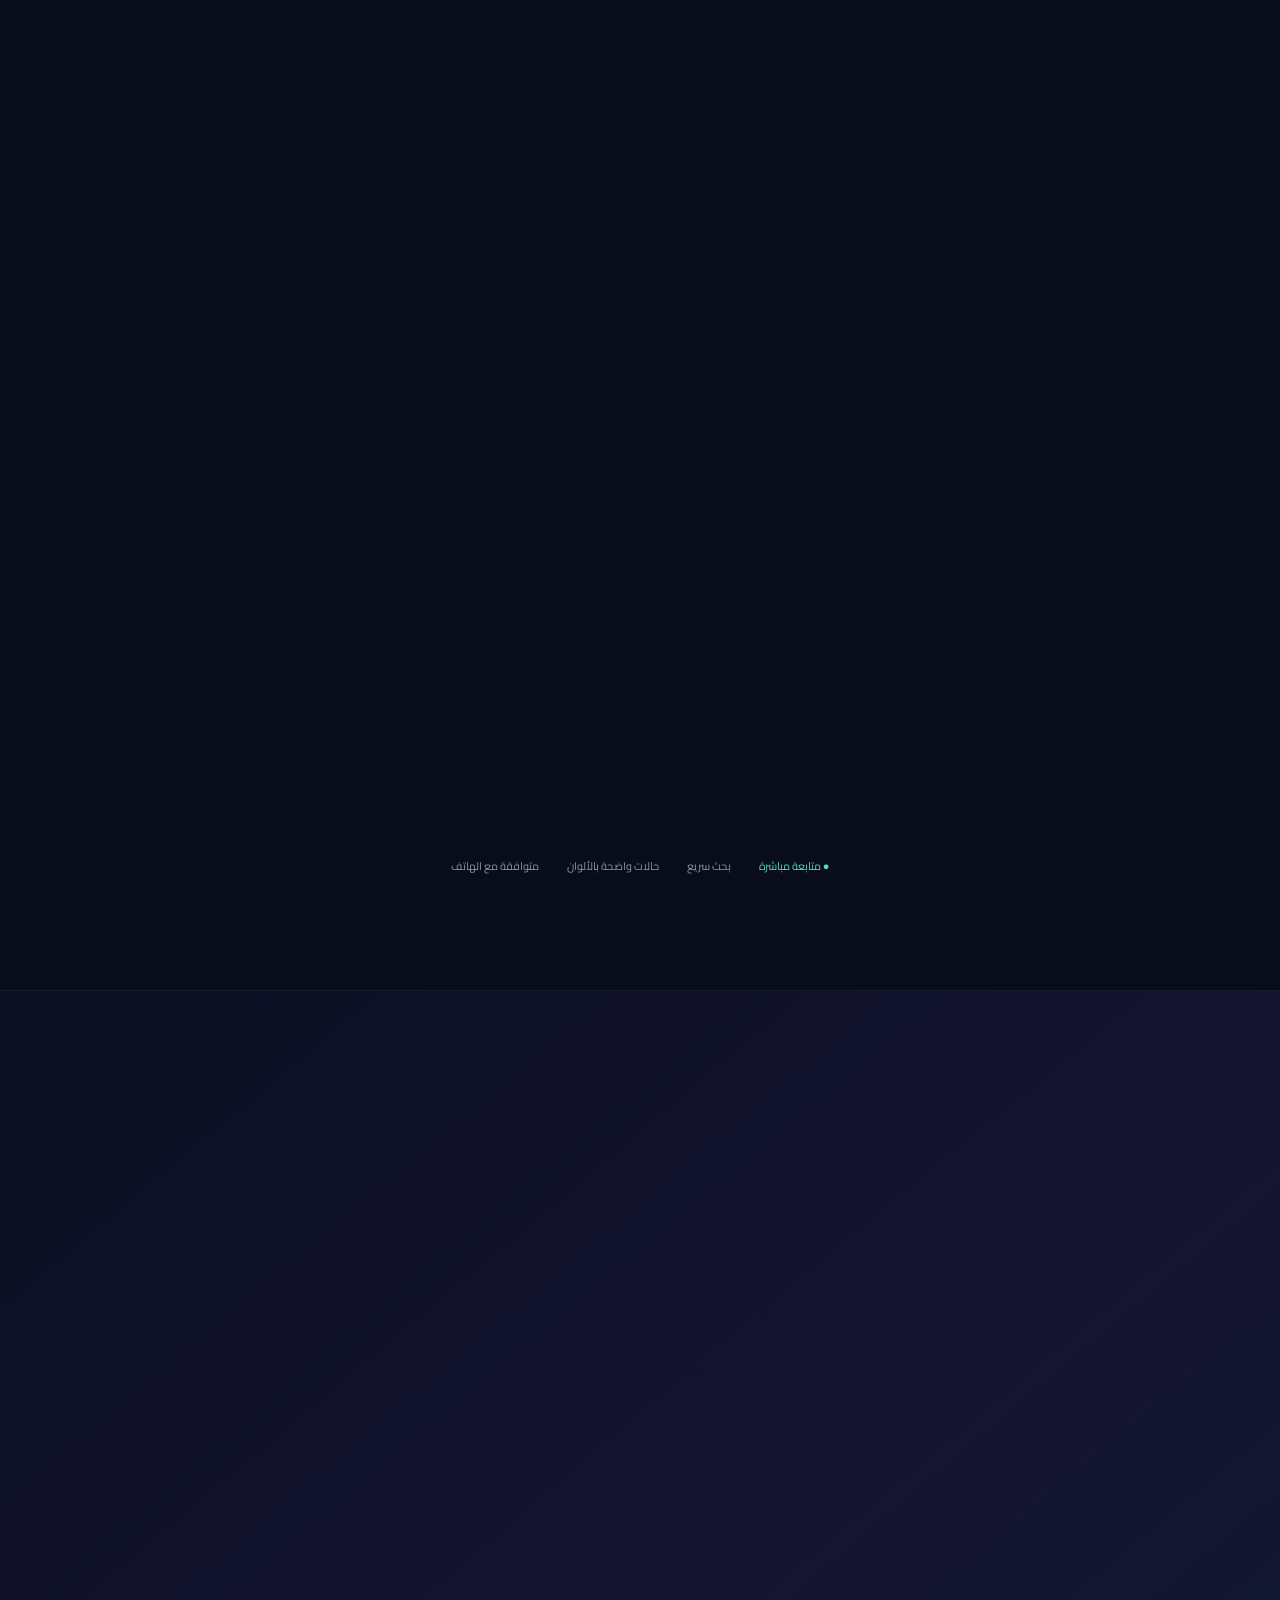
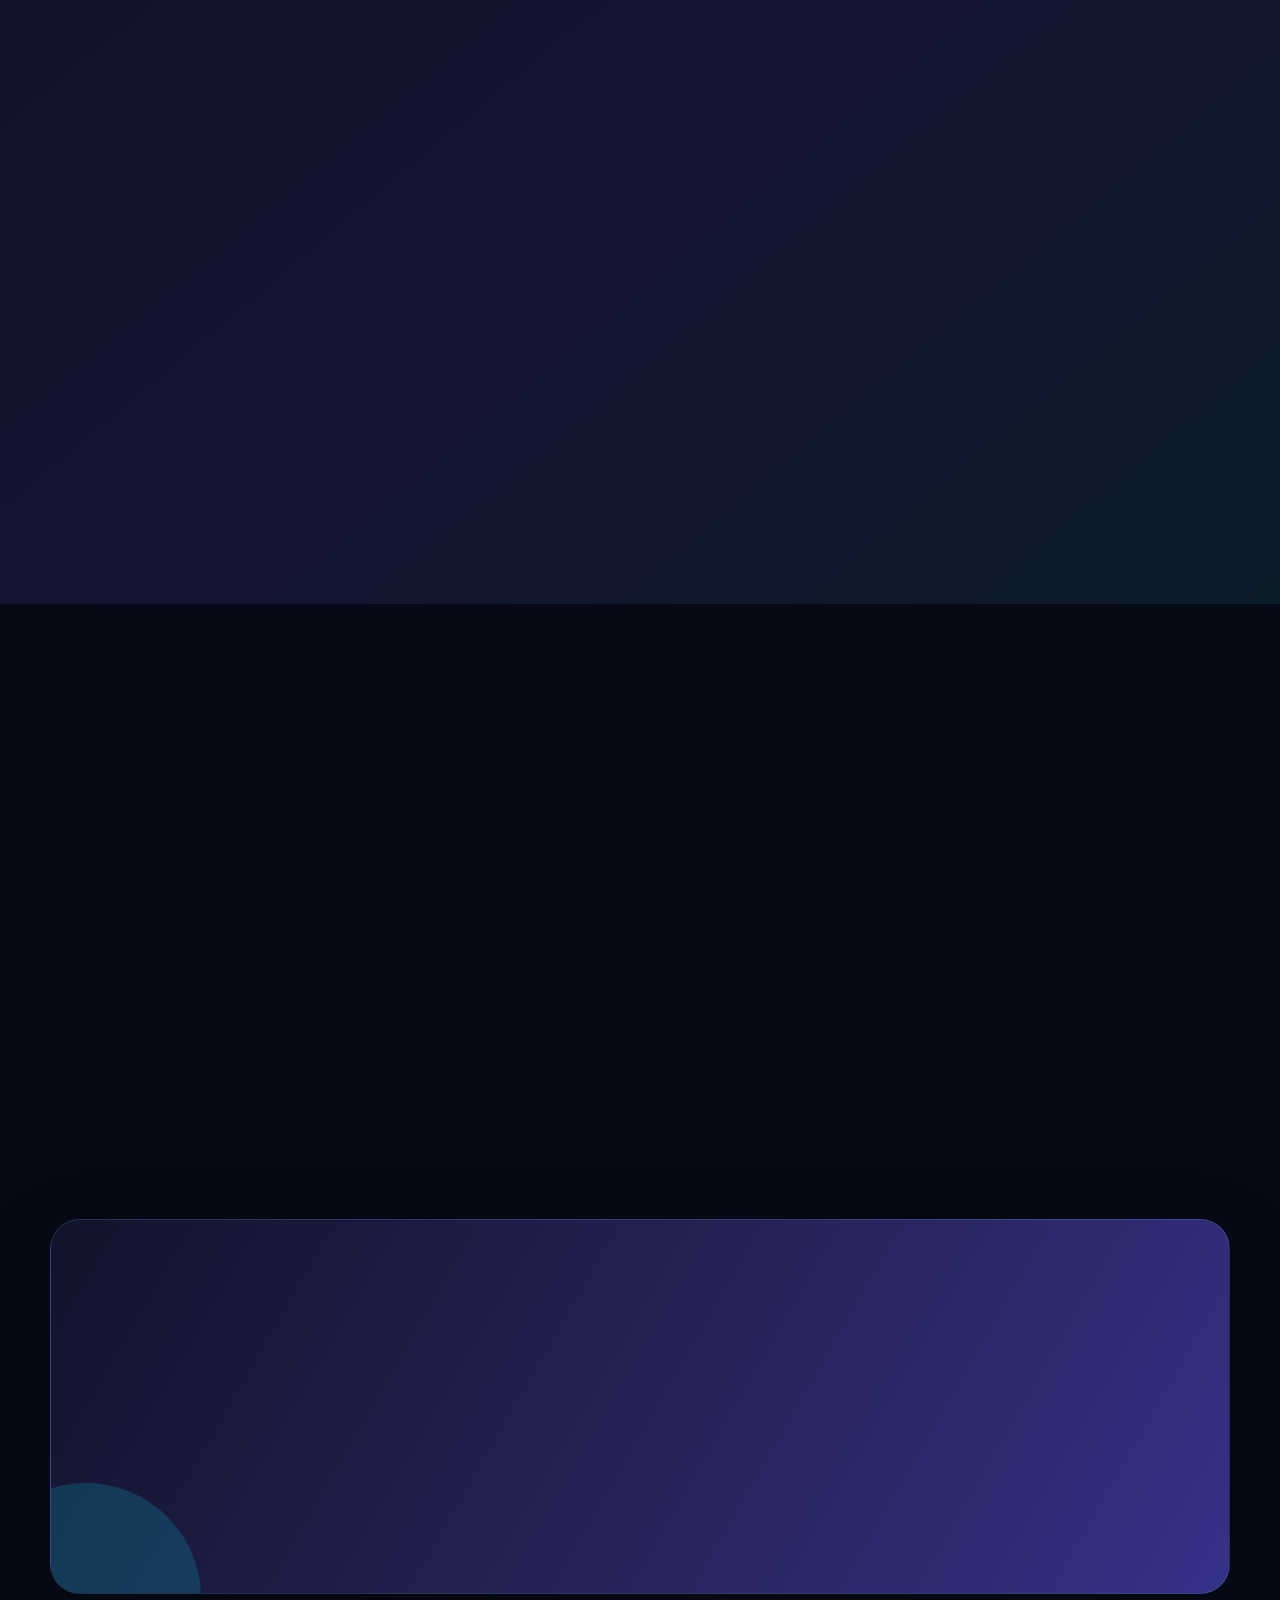
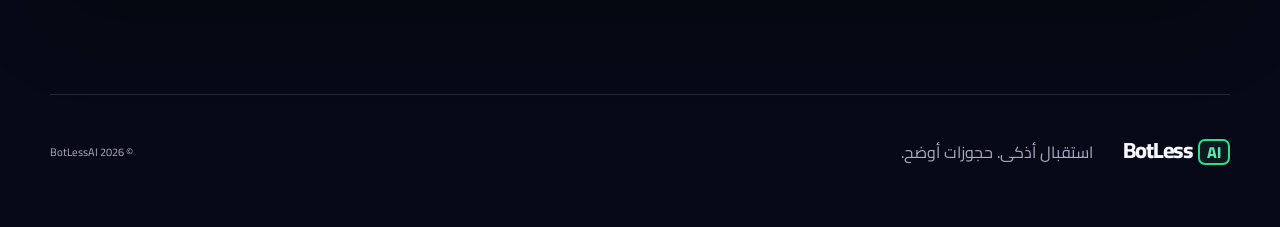
<file: salon.html>
<!doctype html><html lang="ar" dir="rtl"><head><meta charset="utf-8"><meta name="viewport" content="width=device-width,initial-scale=1"><meta http-equiv="refresh" content="0;url=index.html?demo=salon"><title>BotLessAI للصالونات</title></head><body><a href="index.html?demo=salon">فتح عرض الصالونات</a></body></html>
</file>
<file: styles.css>
@import url('https://fonts.googleapis.com/css2?family=Cairo:wght@400;500;600;700;800&display=swap');

:root{--ink:#11132b;--muted:#676b83;--paper:#f7f8ff;--card:#fff;--violet:#6047ff;--violet2:#4169ff;--cyan:#00cfe8;--soft:#ecefff;--coral:#ff4fd8;--line:#e4e7f4;--shadow:0 30px 90px rgba(45,59,150,.17)}
*{box-sizing:border-box}html{scroll-behavior:smooth}body{margin:0;background:var(--paper);color:var(--ink);font-family:"Cairo",Tahoma,Arial,sans-serif;line-height:1.7;overflow-x:hidden}body:before{content:"";position:absolute;z-index:-1;width:620px;height:620px;top:-270px;right:-160px;border-radius:50%;background:rgba(115,87,255,.12);filter:blur(2px)}.wrap{width:min(1180px,calc(100% - 40px));margin-inline:auto}.nav{height:88px;display:flex;align-items:center;justify-content:space-between;position:relative;z-index:4}.brand{display:flex;align-items:center;gap:9px;color:var(--ink);text-decoration:none;direction:ltr}.brand img{width:42px;height:42px;object-fit:contain}.brand strong{font:800 20px/1 "Cairo",sans-serif;letter-spacing:-1px}.brand strong span{color:var(--violet)}.nav nav{display:flex;align-items:center;gap:28px}.nav nav a{color:var(--ink);text-decoration:none;font-size:13px;font-weight:700;transition:.2s}.nav nav a:hover{color:var(--violet)}.nav .nav-cta{padding:9px 18px;border:1px solid var(--ink);border-radius:99px}.hero{min-height:700px;display:grid;grid-template-columns:1.04fr .96fr;align-items:center;gap:70px;padding-block:50px 95px}.hero-copy{position:relative;z-index:2}.eyebrow{margin:0 0 14px;color:var(--violet);font-size:12px;font-weight:800;letter-spacing:.7px}.eyebrow>span{display:inline-block;width:7px;height:7px;border-radius:50%;background:var(--coral);margin-left:7px;box-shadow:0 0 0 5px rgba(255,113,95,.13)}.hero h1,.section h2,.cta h2{font-size:clamp(43px,6.3vw,78px);line-height:1.12;letter-spacing:-3.2px;margin:0}.hero h1 em{color:var(--violet);font-style:normal;position:relative}.hero h1 em:after{content:"";position:absolute;bottom:5px;right:0;width:100%;height:8px;border-radius:10px;background:var(--coral);opacity:.24;z-index:-1}.lead{font-size:18px;color:var(--muted);max-width:650px;line-height:2;margin:27px 0}.lead.compact{font-size:16px}.actions{display:flex;gap:12px;flex-wrap:wrap}.button{display:inline-flex;align-items:center;justify-content:center;min-height:52px;padding:0 25px;border-radius:14px;text-decoration:none;font-weight:800;transition:transform .2s,box-shadow .2s}.button:hover{transform:translateY(-2px)}.button.primary{background:linear-gradient(135deg,var(--violet),var(--violet2));color:#fff;box-shadow:0 12px 28px rgba(115,87,255,.28)}.button.secondary{border:1px solid var(--line);color:var(--ink);background:rgba(255,255,255,.7)}.proof{display:flex;gap:18px;flex-wrap:wrap;margin-top:35px;color:var(--muted);font-size:12px}.proof span:before{content:'✓';color:var(--violet);font-weight:bold;margin-left:6px}.phone-stage{position:relative;width:min(420px,100%);margin:auto;isolation:isolate}.phone-stage:before{content:"";position:absolute;z-index:-1;inset:9% -17% 5%;border-radius:48% 52% 42% 58%;background:linear-gradient(145deg,#e9e3ff,#ffdcd6);transform:rotate(-8deg)}.phone{width:365px;max-width:100%;margin:auto;background:#0d0d13;border:8px solid #17161d;border-radius:48px;overflow:hidden;box-shadow:0 42px 90px rgba(23,20,43,.28),inset 0 0 0 1px rgba(255,255,255,.2);transform:rotate(-2deg);position:relative}.device-bar{height:32px;padding:7px 21px 0;background:#075e54;color:#fff;display:flex;align-items:flex-start;justify-content:space-between;font:600 10px Arial;direction:ltr}.device-bar>i{position:absolute;top:7px;left:50%;transform:translateX(-50%);width:82px;height:21px;border-radius:20px;background:#09090d}.device-bar div{letter-spacing:3px}.phone-top{height:66px;padding:7px 12px;background:#075e54;color:white;display:flex;align-items:center;gap:9px;direction:rtl}.phone-top button{border:0;background:none;color:white;font-size:32px;padding:0 2px;line-height:1}.phone-top .avatar{width:41px;height:41px;border-radius:50%;background:linear-gradient(135deg,#7357ff,#a999ff);color:#fff;display:grid;place-items:center;font-weight:800}.phone-top div{display:grid;line-height:1.35;margin-left:auto}.phone-top strong{font-size:13px}.phone-top small{font-size:9px;opacity:.82}.phone-actions{font:700 21px Arial;direction:ltr;letter-spacing:8px}.chat{height:440px;padding:15px 12px 12px;background-color:#efeae2;background-image:radial-gradient(rgba(60,70,65,.055) 1.1px,transparent 1.1px);background-size:17px 17px;display:flex;flex-direction:column;gap:8px;overflow:hidden}.chat-date{align-self:center;background:#fff9;padding:3px 10px;border-radius:8px;font-size:9px;color:#6c7470}.bubble{max-width:88%;padding:8px 10px 5px;margin:0;border-radius:9px;font:500 11.5px/1.65 "Cairo",sans-serif;box-shadow:0 1px 2px rgba(0,0,0,.11);position:relative}.bubble time{display:block;text-align:left;font:9px Arial;color:#718079;direction:ltr}.incoming{align-self:flex-start;background:#fff;border-top-left-radius:2px}.outgoing{align-self:flex-end;background:#d9fdd3;border-top-right-radius:2px}.outgoing.accent{border-right:3px solid var(--violet)}.message-dock{height:56px;background:#efeae2;display:flex;gap:7px;align-items:center;padding:5px 9px;direction:ltr}.message-dock>div{height:40px;flex:1;border-radius:22px;background:#fff;color:#9b9aa0;display:flex;align-items:center;justify-content:space-between;padding:0 14px;direction:rtl;font-size:11px}.message-dock button{width:39px;height:39px;border-radius:50%;border:0;background:transparent;color:#62716c;font-size:20px}.message-dock .mic{background:#00a884;color:#fff;font-size:10px}.home-indicator{height:20px;background:#0d0d13}.home-indicator:after{content:"";display:block;width:105px;height:4px;border-radius:5px;background:#fff;margin:auto}.floating-tag{position:absolute;z-index:3;background:#fff;padding:10px 14px;border-radius:14px;box-shadow:0 14px 38px rgba(35,25,78,.15);font-size:11px;font-weight:700;white-space:nowrap}.tag-one{right:-38px;top:120px}.tag-one b{color:#2fc486}.tag-two{left:-34px;bottom:100px;color:var(--violet)}.metrics{background:var(--ink);color:white}.metric-grid{display:grid;grid-template-columns:repeat(3,1fr)}.metric-grid article{padding:38px;border-left:1px solid rgba(255,255,255,.12);display:grid;gap:4px}.metric-grid article:last-child{border-left:0}.metric-grid strong{font-size:30px;color:#bdb0ff}.metric-grid span{font-size:12px;opacity:.68}.section{padding-block:115px}.section-head{max-width:780px;margin-bottom:58px}.section h2,.cta h2{font-size:clamp(38px,5vw,62px)}.steps{display:grid;grid-template-columns:repeat(4,1fr);gap:15px}.steps article,.benefit-grid article{padding:28px;border:1px solid var(--line);border-radius:22px;background:rgba(255,255,255,.7);transition:.25s}.steps article:hover,.benefit-grid article:hover{transform:translateY(-5px);background:#fff;box-shadow:0 18px 45px rgba(45,31,105,.09)}.steps b{font-size:23px;color:var(--coral)}h3{font-size:19px;margin:20px 0 7px}.steps p,.benefit-grid p{color:var(--muted);font-size:13px}.demo-section{background:linear-gradient(145deg,#ece9ff,#fff0ed)}.demo-grid{display:grid;grid-template-columns:.85fr 1.15fr;gap:75px;align-items:center}.demo-prompts{display:flex;flex-wrap:wrap;gap:9px}.demo-prompts button{font:600 12px "Cairo";border:1px solid #d2cce8;background:#fff8;padding:10px 14px;border-radius:99px;cursor:pointer;color:var(--ink);transition:.2s}.demo-prompts button:hover,.demo-prompts button.active{background:var(--violet);color:white;border-color:var(--violet);transform:translateY(-2px)}.demo-card{background:#fff;border:1px solid #e3ddf5;border-radius:26px;padding:20px;box-shadow:0 20px 60px rgba(57,40,132,.11)}.demo-status{padding-bottom:15px;border-bottom:1px solid var(--line);font-weight:800}.demo-status span{display:inline-block;width:9px;height:9px;border-radius:50%;background:#32b877;margin-left:8px}.demo-conversation{min-height:270px;padding:22px 0;display:flex;flex-direction:column;gap:10px}.demo-conversation .user,.demo-conversation .answer{padding:11px 14px;border-radius:13px;max-width:85%;margin:0;font-size:13px}.demo-conversation .user{background:#f0eef3;align-self:flex-start}.demo-conversation .answer{background:var(--soft);align-self:flex-end;border-right:3px solid var(--violet)}.empty-chat{margin:auto;color:var(--muted)}.benefit-grid{display:grid;grid-template-columns:repeat(3,1fr);gap:15px}.benefit-grid article span{display:grid;place-items:center;width:43px;height:43px;border-radius:13px;background:var(--soft);color:var(--violet);font-size:20px}.cta{margin-bottom:100px;padding:65px;background:linear-gradient(135deg,#17142b,#312465);color:white;border-radius:30px;display:grid;grid-template-columns:1.1fr .9fr;gap:70px;align-items:center;position:relative;overflow:hidden}.cta:after{content:"";position:absolute;width:230px;height:230px;border-radius:50%;background:rgba(115,87,255,.3);left:-80px;bottom:-120px}.cta .eyebrow{color:#bdb0ff}.cta-copy{position:relative;z-index:1}.cta-copy p{color:#d8d3e9;line-height:1.9}.button.light{background:#fff;color:var(--violet);margin:12px 0}.cta-copy small{display:block;color:#bbb4d0}footer{padding:28px 0 45px;border-top:1px solid var(--line);display:flex;align-items:center;gap:30px;color:var(--muted)}footer p{margin-left:auto}footer small{font-size:11px}
@media(max-width:900px){.nav nav a:not(.nav-cta){display:none}.hero,.demo-grid,.cta{grid-template-columns:1fr}.hero{gap:55px}.phone{transform:none}.metric-grid,.steps,.benefit-grid{grid-template-columns:1fr 1fr}.cta{padding:40px;gap:25px}.tag-one{right:-5px}.tag-two{left:-5px}}
@media(max-width:560px){.wrap{width:min(100% - 24px,1180px)}.nav{height:72px}.brand img{width:36px;height:36px}.nav .nav-cta{padding:7px 12px}.hero{padding-top:35px}.hero h1{font-size:43px;letter-spacing:-2px}.hero .lead{font-size:16px}.phone-stage{width:100%}.phone{width:min(345px,94vw)}.floating-tag{font-size:9px;padding:7px 10px}.tag-one{right:-2px}.tag-two{left:-2px}.metrics .wrap,.steps,.benefit-grid{grid-template-columns:1fr}.metric-grid article{border-left:0;border-bottom:1px solid rgba(255,255,255,.12);padding:24px}.section{padding-block:78px}.section-head{margin-bottom:38px}.cta{margin-bottom:60px;padding:32px 25px}.actions .button{width:100%}footer{align-items:flex-start;flex-direction:column;gap:8px}footer p{margin:0}}

/* Youthful BotLessAI identity */
body:before{width:760px;height:560px;background:radial-gradient(circle at 36% 44%,rgba(0,207,232,.22),rgba(96,71,255,.14) 47%,transparent 72%)}
.nav .nav-cta{border:0;background:var(--ink);color:#fff}.brand{gap:0}.brand strong{font-size:22px;letter-spacing:-1.2px}.brand strong span{display:inline-flex;align-items:center;margin-left:5px;padding:2px 7px;border:2px solid #16b877;border-radius:7px;color:#109463;font-size:.72em;line-height:1.15;letter-spacing:0}
.eyebrow>span{background:var(--cyan);box-shadow:0 0 0 5px rgba(0,207,232,.13)}
.hero h1 em{background:linear-gradient(105deg,var(--violet),var(--violet2),#00aeca);-webkit-background-clip:text;background-clip:text;color:transparent}.hero h1 em:after{background:var(--coral);height:6px}
.button.primary{background:linear-gradient(110deg,var(--violet),var(--violet2) 55%,#258fe9);box-shadow:0 13px 32px rgba(65,105,255,.28)}
.phone-stage:before{inset:7% -14% 4%;border-radius:38px;background:linear-gradient(145deg,rgba(96,71,255,.2),rgba(0,207,232,.22));transform:rotate(-5deg)}
.iphone{position:relative;width:365px;max-width:calc(100vw - 32px);margin:auto;padding:8px;background:linear-gradient(145deg,#5e6068,#17181d 38%,#08090c 72%,#74767d);border:1px solid #85868c;border-radius:53px;box-shadow:0 45px 90px rgba(17,19,43,.28),inset 0 0 0 1px rgba(255,255,255,.24);isolation:isolate}.iphone-screen{position:relative;width:100%;height:100%;overflow:hidden;border-radius:44px;background:#0d0d13;box-shadow:inset 0 0 0 1px rgba(255,255,255,.09)}.side-button{position:absolute;z-index:-1;width:4px;background:#33343a;border:1px solid #777880}.action-button{height:35px;right:-4px;top:105px;border-radius:3px 0 0 3px}.volume-up{height:62px;right:-4px;top:162px;border-radius:3px 0 0 3px}.volume-down{height:62px;right:-4px;top:235px;border-radius:3px 0 0 3px}.power-button{height:92px;left:-4px;top:180px;border-radius:0 3px 3px 0}
.phone-top .avatar{background:linear-gradient(135deg,var(--violet),var(--violet2))}
.floating-tag{border:1px solid rgba(65,105,255,.11);box-shadow:0 14px 35px rgba(45,59,150,.14)}.tag-one{color:var(--ink)}.tag-one b{color:var(--cyan)}.tag-two{color:var(--violet2)}
.metrics{background:linear-gradient(115deg,#11132b,#20275a)}.metric-grid strong{color:#75eafa}
.steps article,.benefit-grid article{border-color:var(--line);box-shadow:0 8px 25px rgba(35,43,103,.035)}.steps b{color:var(--violet2)}
.demo-section{background:linear-gradient(140deg,#e9edff 5%,#f3f1ff 52%,#e9fbff)}
.demo-prompts button:hover,.demo-prompts button.active{background:linear-gradient(110deg,var(--violet),var(--violet2));border-color:transparent}.demo-conversation .answer{background:#e8edff;border-right-color:var(--violet2)}
.benefit-grid article span{background:linear-gradient(145deg,#e8eaff,#e6fbff);color:var(--violet2)}
.cta{background:linear-gradient(120deg,#11132b,#28245c 58%,#343189)}.cta:after{background:rgba(0,207,232,.18)}
@media(max-width:900px){.iphone{width:365px}}
@media(max-width:560px){.floating-tag{display:none}.phone-stage:before{inset:5% 0}.iphone{width:min(350px,calc(100vw - 28px));padding:7px;border-radius:49px}.iphone-screen{border-radius:41px}.chat{height:410px}}

.iphone-screen>*{max-width:100%}.chat{width:100%;min-width:0;overflow:hidden}.bubble{min-width:0;overflow-wrap:anywhere;word-break:normal}.bubble strong{white-space:normal}.message-dock{width:100%;overflow:hidden}.message-dock>div{min-width:0}

/* Dark campaign theme */
:root{--ink:#f7f8ff;--muted:#a7acc4;--paper:#070a16;--card:#101426;--soft:#202347;--line:#252a43;--shadow:0 30px 90px rgba(0,0,0,.38)}
body{background:radial-gradient(circle at 88% 5%,rgba(96,71,255,.18),transparent 30%),radial-gradient(circle at 8% 38%,rgba(0,207,232,.09),transparent 26%),var(--paper)}body:before{display:none}
.nav{border-bottom:1px solid rgba(255,255,255,.06)}.nav nav a{color:#dfe2f2}.nav nav a:hover{color:#75eafa}.nav .nav-cta{background:linear-gradient(110deg,var(--violet),var(--violet2));box-shadow:0 9px 25px rgba(65,105,255,.24)}
.brand strong span{border-color:#2dde91;color:#54eeaa;background:rgba(45,222,145,.08)}
.hero{position:relative}.hero:after{content:"";position:absolute;z-index:-1;width:280px;height:280px;left:42%;top:12%;border-radius:50%;background:rgba(255,79,216,.08);filter:blur(70px)}
.button.secondary{border-color:#303651;color:#edf0ff;background:rgba(255,255,255,.035)}.proof{color:#959bb5}.proof span:before{color:#49e7f7}
.phone-stage:before{background:linear-gradient(145deg,rgba(96,71,255,.32),rgba(0,207,232,.2));box-shadow:0 0 80px rgba(96,71,255,.16)}
.metrics{border-block:1px solid rgba(255,255,255,.07);background:linear-gradient(115deg,#0c1021,#161b3c)}
.steps article,.benefit-grid article{border-color:rgba(255,255,255,.08);background:linear-gradient(145deg,rgba(255,255,255,.055),rgba(255,255,255,.022));box-shadow:none}.steps article:hover,.benefit-grid article:hover{border-color:rgba(117,234,250,.25);background:#11162b;box-shadow:0 20px 50px rgba(0,0,0,.28)}.steps p,.benefit-grid p{color:var(--muted)}
.demo-section{background:linear-gradient(140deg,#0c1021,#151432 55%,#0b1c29)}.demo-prompts button{border-color:#343957;background:rgba(255,255,255,.04);color:#e6e9f8}.demo-card{border-color:#282e4a;background:#0e1325;box-shadow:0 25px 70px rgba(0,0,0,.28)}.demo-status{border-color:#282e4a}.demo-conversation .user{background:#24283b}.demo-conversation .answer{background:#202751}.empty-chat{color:#8f95ae}
.benefit-grid article span{background:linear-gradient(145deg,#272354,#17394d);color:#75eafa}
.cta{border:1px solid rgba(117,234,250,.12);box-shadow:0 28px 80px rgba(0,0,0,.3)}footer{border-color:#23283d}
@media(max-width:560px){.nav{border-bottom:0}.hero{padding-top:28px}.hero h1{font-size:41px}.phone-stage:before{inset:7% 2%}}

/* iPhone proportions and WhatsApp legibility */
.phone-stage{width:min(365px,100%)}.iphone{width:320px;padding:7px;border-radius:48px}.iphone-screen{border-radius:40px}.device-bar{height:30px;padding-inline:18px}.device-bar>i{width:78px;height:20px;top:6px}.phone-top{height:62px;padding-inline:10px}.phone-top .avatar{width:38px;height:38px}.chat{height:430px;padding:13px 10px 10px;gap:7px}.bubble{max-width:91%;color:#17201d;font-size:11.5px;line-height:1.55}.bubble strong{color:#17201d}.bubble time{color:#68736e}.incoming{color:#17201d;background:#fff}.outgoing{color:#17201d;background:#d9fdd3}.message-dock{height:52px}.home-indicator{height:18px}.side-button{width:3px}.action-button,.volume-up,.volume-down{right:-3px}.power-button{left:-3px}
@media(max-width:560px){.iphone{width:min(310px,calc(100vw - 38px));padding:6px;border-radius:45px}.iphone-screen{border-radius:38px}.chat{height:420px}.bubble{font-size:11px}.phone-stage:before{inset:6% 3%}}

.iphone-screen .chat .bubble,.iphone-screen .chat .bubble strong{color:#17201d!important}.iphone-screen .chat .bubble time{color:#66736d!important}.iphone-screen .chat-date{color:#4e5b56!important;background:rgba(255,255,255,.88)}

.iphone-screen .chat{height:480px;gap:5px;padding-block:10px}.iphone-screen .chat .bubble{padding:5px 8px 3px;font-size:10.5px;line-height:1.42}.iphone-screen .chat .bubble time{font-size:8px}.time-options{align-self:flex-end;display:flex;gap:4px;direction:rtl}.time-options span{padding:4px 7px;border:1px solid #c8d6cf;border-radius:7px;background:#fff;color:#26332e;font-size:9px}.time-options .selected{border-color:#00a884;background:#00a884;color:#fff}.iphone-screen .chat .bubble b{color:#087f65}
@media(max-width:560px){.iphone-screen .chat{height:465px}.iphone-screen .chat .bubble{font-size:10.2px}}

/* Keep the main navigation visible while scrolling. */
.nav{--scroll-progress:0;position:fixed;top:12px;left:50%;transform:translateX(-50%);width:min(1180px,calc(100% - 40px));padding-inline:22px;background:rgba(10,14,30,.62);border:1px solid rgba(255,255,255,.11);border-radius:18px;box-shadow:0 14px 38px rgba(0,0,0,.16);backdrop-filter:blur(12px);-webkit-backdrop-filter:blur(12px);overflow:hidden}
.nav:before{content:"";position:absolute;right:0;bottom:0;width:100%;height:3px;background:linear-gradient(90deg,var(--violet),var(--cyan));transform:scaleX(var(--scroll-progress));transform-origin:right;opacity:0;transition:opacity .2s}.nav.is-scrolling:before{opacity:1}
.metric-grid article{justify-items:center;text-align:center}
.nav+main{padding-top:100px}
.nav nav a{position:relative}.nav nav a:not(.nav-cta):after{content:"";position:absolute;right:0;bottom:-8px;width:100%;height:2px;border-radius:2px;background:var(--cyan);transform:scaleX(0);transition:transform .25s ease}.nav nav a.active{color:var(--cyan)}.nav nav a.active:after{transform:scaleX(1)}
html[data-vertical="salon"]{--violet:#c7459b;--violet2:#8f4fd8;--cyan:#ff8dcc;--coral:#ffbe78}html[data-vertical="salon"] .hero h1 em{background:linear-gradient(105deg,#ff8dcc,#c7459b,#8f4fd8);-webkit-background-clip:text;background-clip:text;color:transparent}
main section[id]{scroll-margin-top:118px}
@keyframes section-arrival{0%{opacity:.35;transform:translateY(34px) scale(.985);filter:blur(4px)}100%{opacity:1;transform:translateY(0) scale(1);filter:blur(0)}}
main section.section-arrival>.wrap,main section.section-arrival.wrap{animation:section-arrival .8s cubic-bezier(.16,1,.3,1)}
body.reveal-ready [data-reveal]{opacity:0;transform:translateY(42px) scale(.975);filter:blur(5px);transition:opacity .75s cubic-bezier(.16,1,.3,1),transform .75s cubic-bezier(.16,1,.3,1),filter .75s ease;transition-delay:var(--reveal-delay,0ms);will-change:opacity,transform,filter}
body.reveal-ready [data-reveal].is-visible{opacity:1;transform:translateY(0) scale(1);filter:blur(0)}
@media(prefers-reduced-motion:reduce){html{scroll-behavior:auto}.nav nav a:after{transition:none!important}}
@media(prefers-reduced-motion:reduce){body.reveal-ready [data-reveal]{opacity:1;transform:none;filter:none;transition:none}}

/* Dashboard showcase */
.dashboard-showcase{background:#090d1b;border-block:1px solid rgba(255,255,255,.06)}.dashboard-heading{max-width:none;display:grid;grid-template-columns:1.1fr .9fr;gap:70px;align-items:end}.dashboard-heading .lead{margin:0}.dashboard-window{overflow:hidden;border:1px solid #2a304a;border-radius:24px;background:#0e1324;box-shadow:0 35px 100px rgba(0,0,0,.4)}.window-bar{height:44px;padding:0 16px;background:#171c30;display:flex;align-items:center;gap:7px;direction:ltr}.window-bar i{width:9px;height:9px;border-radius:50%;background:#ff5f57}.window-bar i:nth-child(2){background:#febc2e}.window-bar i:nth-child(3){background:#28c840}.window-bar span{margin:auto;color:#787f9c;font:10px Arial}.dashboard-ui{min-height:570px;display:grid;grid-template-columns:190px 1fr;direction:ltr}.dash-sidebar{padding:24px 18px;border-right:1px solid #252b43;display:flex;flex-direction:column;direction:rtl}.dash-sidebar .brand{justify-content:flex-end}.dash-sidebar nav{display:grid;gap:9px;margin-top:42px}.dash-sidebar nav>*{padding:10px 12px;border-radius:10px;color:#7f86a0;font-size:12px}.dash-sidebar nav b{background:#22264b;color:#a99eff}.dash-sidebar nav small{font:inherit}.clinic-user{display:flex;align-items:center;gap:9px;margin-top:auto;padding-top:18px;border-top:1px solid #252b43}.clinic-user>i{display:grid;place-items:center;width:32px;height:32px;border-radius:9px;background:#26305d;color:#fff;font-style:normal}.clinic-user>span{display:grid;font-size:10px}.clinic-user small{color:#757d99}.dash-main{padding:26px;direction:rtl}.dash-main>header{display:flex;align-items:center;justify-content:space-between}.dash-main h3{margin:2px 0;font-size:21px}.dash-main header small{color:#78809c}.dash-main header button,.next-card button{border:0;border-radius:10px;background:linear-gradient(110deg,var(--violet),var(--violet2));color:#fff;padding:10px 14px;font:700 10px Cairo}.dash-stats{display:grid;grid-template-columns:repeat(3,1fr);gap:10px;margin:22px 0}.dash-stats article{position:relative;display:grid;gap:3px;padding:15px;border:1px solid #282e47;border-radius:14px;background:#13182b}.dash-stats span{font-size:9px;color:#8f96af}.dash-stats strong{font-size:24px}.dash-stats i{position:absolute;left:14px;top:17px;width:7px;height:7px;border-radius:50%}.amber{background:#ffb84d}.green{background:#35d49a}.violet-dot{background:#8572ff}.dash-controls{display:flex;justify-content:space-between;gap:12px;margin-bottom:12px}.dash-controls nav{display:flex;gap:4px;padding:3px;background:#11162a;border-radius:10px}.dash-controls nav>*{padding:5px 10px;font-size:9px;color:#858ca5}.dash-controls nav b{border-radius:7px;background:#282e54;color:#fff}.dash-controls>div{min-width:190px;padding:8px 12px;border:1px solid #29304a;border-radius:10px;color:#707995;font-size:9px;text-align:right}.next-card{display:flex;align-items:center;justify-content:space-between;padding:17px 19px;border-radius:15px;background:linear-gradient(110deg,#4f35d2,#334fce 62%,#2369be);box-shadow:0 15px 35px rgba(59,70,209,.25)}.next-card small{color:#cfd7ff}.next-card h3{font-size:17px}.next-card p{margin:0;color:#dce3ff;font-size:10px}.next-card button{background:#fff;color:#3d42a5}.booking-list{display:grid;gap:8px;margin-top:12px}.mini-booking{display:grid;grid-template-columns:75px 1fr auto;align-items:center;gap:14px;padding:11px 14px;border:1px solid #282e46;border-right:3px solid #35d49a;border-radius:12px;background:#12172a}.mini-booking.pending{border-right-color:#ffb84d}.mini-booking time{font-size:11px;font-weight:700}.mini-booking div{display:grid}.mini-booking b{font-size:11px}.mini-booking small{font-size:8px;color:#838ba5}.mini-booking>span{padding:4px 8px;border-radius:99px;background:rgba(53,212,154,.1);color:#55dfae;font-size:8px}.mini-booking.pending>span{background:rgba(255,184,77,.1);color:#ffc76c}.dashboard-caption{display:flex;justify-content:center;gap:28px;flex-wrap:wrap;margin-top:22px;color:#8c93ac;font-size:11px}.dashboard-caption span:first-child{color:#53dfaf}
@media(max-width:760px){.dashboard-heading{grid-template-columns:1fr;gap:18px}.dashboard-ui{grid-template-columns:1fr;min-width:650px}.dash-sidebar{display:none}.dashboard-window{overflow-x:auto}.dashboard-caption{gap:12px 20px}.dash-main{padding:18px}}
@media(max-width:760px){.nav nav{display:none}}

/* WhatsApp-oriented calls to action with a subtle BotLessAI accent. */
.nav .nav-cta,.button.secondary,.button.light{border-color:rgba(37,211,102,.65);background:linear-gradient(135deg,#20bd5a,#25d366 68%,#43d7b0);color:#07180e;box-shadow:0 10px 28px rgba(37,211,102,.2),0 0 0 1px rgba(96,71,255,.12) inset}
.nav .nav-cta:hover,.button.secondary:hover,.button.light:hover{color:#031109;background:linear-gradient(135deg,#2bd66c,#38df78 68%,#65e5c3);box-shadow:0 14px 34px rgba(37,211,102,.3),0 0 22px rgba(96,71,255,.14)}
.nav .product-brand{flex-direction:column;align-items:flex-start;justify-content:center;gap:5px;white-space:nowrap}.nav .product-brand small{color:#8e97b2;font:500 12px/1 Inter,Arial,sans-serif;letter-spacing:.025em}.sawely-parent-brand{width:88px;height:58px;display:flex;align-items:center;justify-content:center;flex:0 0 88px;text-decoration:none;animation:header-brand-fade .65s ease-out both}.sawely-parent-brand img{display:block;width:82px;height:55px;object-fit:contain}.nav .product-brand{animation:header-brand-fade .65s ease-out both}@keyframes header-brand-fade{from{opacity:0}to{opacity:1}}@media(max-width:760px){.nav{padding-inline:16px}.sawely-parent-brand{width:76px;height:52px;flex-basis:76px}.sawely-parent-brand img{width:72px;height:48px}.nav .product-brand strong{font-size:20px}.nav .product-brand small{font-size:12px}}@media(max-width:390px){.nav{width:calc(100% - 20px);padding-inline:12px}.sawely-parent-brand{width:68px;flex-basis:68px}.sawely-parent-brand img{width:66px}.nav .product-brand strong{font-size:19px}.nav .product-brand small{font-size:12px}}@media(prefers-reduced-motion:reduce){.nav .product-brand,.sawely-parent-brand{animation:none}}

/* Natural WhatsApp-style interactive demo. */
.demo-status{display:flex;align-items:center}.demo-status>div{display:grid;line-height:1.5}.demo-status small{color:#8991ab;font-size:9px;font-weight:500}.demo-prompts button:disabled{cursor:wait;opacity:.55}.demo-conversation{height:340px;min-height:340px;overflow-y:auto;padding-inline:5px;scrollbar-width:thin;scrollbar-color:#343b5d transparent}.demo-conversation .user,.demo-conversation .answer{display:grid;gap:3px;animation:chat-message-in .32s cubic-bezier(.22,1,.36,1)}.demo-conversation .user{border-top-left-radius:3px}.demo-conversation .answer{border-top-right-radius:3px}.demo-conversation time{direction:ltr;color:#80879d;font:8px Arial;text-align:left}.typing{align-self:flex-end;display:flex;align-items:center;gap:4px;width:max-content;padding:11px 14px;border-radius:13px 3px 13px 13px;background:#202751;border-right:3px solid var(--violet);animation:chat-message-in .25s ease}.typing i{width:5px;height:5px;border-radius:50%;background:#9ba4c5;animation:typing-dot 1s infinite}.typing i:nth-child(2){animation-delay:.15s}.typing i:nth-child(3){animation-delay:.3s}.typing small{margin-right:5px;color:#8f97b4;font-size:8px}@keyframes typing-dot{0%,60%,100%{transform:translateY(0);opacity:.4}30%{transform:translateY(-4px);opacity:1}}@keyframes chat-message-in{from{opacity:0;transform:translateY(9px) scale(.98)}to{opacity:1;transform:none}}

/* Clearly identify fictional clinic data without distracting from the demo. */
.sample-badge,.sample-label{display:inline-flex;align-items:center;width:max-content;border:1px solid rgba(117,234,250,.3);background:rgba(15,21,43,.82);color:#75eafa;border-radius:99px;font:700 9px Cairo;font-style:normal;letter-spacing:.2px}.sample-badge{position:absolute;z-index:5;top:12px;right:-5px;padding:6px 11px;box-shadow:0 8px 24px rgba(0,0,0,.22)}.sample-label{padding:3px 8px;margin-right:auto}.window-bar .sample-label{margin:0 8px 0 0}.demo-status .sample-label{margin-right:auto}

/* Live booking conversation inside the hero phone. */
.phone-replay{width:31px!important;height:31px!important;border-radius:50%!important;background:rgba(255,255,255,.12)!important;color:#fff!important;font-size:17px!important;cursor:pointer;transition:transform .25s,background .25s}.phone-replay:hover{transform:rotate(-45deg);background:rgba(255,255,255,.2)!important}.iphone-screen .chat{overflow-y:auto;scrollbar-width:none}.iphone-screen .chat::-webkit-scrollbar{display:none}.iphone-screen .chat .bubble{animation:phone-message-in .3s cubic-bezier(.22,1,.36,1)}.phone-typing{align-self:flex-end;display:flex;align-items:center;gap:3px;padding:8px 10px;border-radius:9px 2px 9px 9px;background:#d9fdd3}.phone-typing i{width:4px;height:4px;border-radius:50%;background:#718079;animation:typing-dot 1s infinite}.phone-typing i:nth-child(2){animation-delay:.15s}.phone-typing i:nth-child(3){animation-delay:.3s}.phone-choice-hint{align-self:flex-end;margin:0;color:#66736d;font-size:8px}.time-options button{padding:4px 7px;border:1px solid #c8d6cf;border-radius:7px;background:#fff;color:#26332e;font:700 9px Cairo;cursor:pointer;animation:phone-choice-pulse 1.8s infinite}.time-options button:hover,.time-options button.selected{border-color:#00a884;background:#00a884;color:#fff;animation:none}.time-options button:disabled{cursor:default}.phone-confirmation{border-right-color:#00a884!important}@keyframes phone-message-in{from{opacity:0;transform:translateY(8px) scale(.97)}to{opacity:1;transform:none}}@keyframes phone-choice-pulse{0%,100%{box-shadow:0 0 0 0 rgba(0,168,132,.2)}50%{box-shadow:0 0 0 4px rgba(0,168,132,0)}}
</file>
<file: demo.css>
:root{--demo-accent:var(--violet2)}.demo-heading{margin-inline:auto;text-align:center}.demo-heading .lead{margin-inline:auto}.experience-shell{max-width:1050px;min-height:690px;margin:auto;border:1px solid #ffffff1c;border-radius:30px;background:linear-gradient(145deg,#12172cf7,#0a0e1dfa);box-shadow:0 35px 100px #0006;overflow:hidden;position:relative}.experience-shell:before{content:"";position:absolute;width:430px;height:430px;top:-270px;right:-140px;border-radius:50%;background:var(--demo-accent);filter:blur(80px);opacity:.15;transition:background .4s}.experience-progress{height:72px;padding:0 38px;border-bottom:1px solid #ffffff12;display:flex;align-items:center;justify-content:center;gap:13px;color:#626a86;font-size:11px;position:relative;z-index:2}.experience-progress span{display:flex;align-items:center;gap:7px}.experience-progress span.active{color:#fff}.experience-progress span:before{content:"✓";width:23px;height:23px;border:1px solid #3c435e;border-radius:50%;display:grid;place-items:center;font:700 9px Arial}.experience-progress span.active:before{border-color:var(--demo-accent);background:var(--demo-accent)}.experience-progress i{width:54px;height:1px;background:#30364f}.experience-screen{display:none;min-height:618px;position:relative;z-index:1}.experience-screen.active{display:flex;animation:experience-in .5s cubic-bezier(.16,1,.3,1)}@keyframes experience-in{from{opacity:0;transform:translateY(12px)}to{opacity:1;transform:none}}
.welcome-screen,.business-screen{padding:55px 35px;flex-direction:column;align-items:center;justify-content:center;text-align:center}.welcome-orb{width:96px;height:96px;margin-bottom:26px;border-radius:30px;display:grid;place-items:center;background:linear-gradient(145deg,var(--violet),var(--cyan));box-shadow:0 20px 60px #4169ff59;transform:rotate(8deg)}.welcome-orb span{font-size:38px;transform:rotate(-8deg)}.welcome-kicker{color:#75eafa;font-size:11px;font-weight:800}.experience-screen h3{font-size:clamp(31px,4vw,48px);line-height:1.25;margin:8px 0 10px}.experience-screen>p:not(.welcome-kicker){margin:0 0 28px;color:#a7acc4}.experience-primary{min-width:230px;min-height:56px;border:0;border-radius:15px;background:linear-gradient(110deg,var(--violet),var(--violet2));color:#fff;font:800 14px Cairo;box-shadow:0 14px 38px #4169ff52;cursor:pointer;transition:.25s}.experience-primary span{margin-right:12px}.experience-primary:hover{transform:translateY(-3px)}.welcome-screen>small{margin-top:15px;color:#69718d}.experience-back{position:absolute;top:26px;right:30px;border:0;background:transparent;color:#858da9;font:700 11px Cairo;cursor:pointer}.business-grid{width:min(770px,100%);display:grid;grid-template-columns:repeat(3,1fr);gap:12px;margin-top:10px}.business-card{min-height:145px;padding:22px;border:1px solid #2c334e;border-radius:19px;background:#ffffff06;color:#fff;font-family:Cairo;display:grid;place-items:center;gap:4px;cursor:pointer;transition:.25s}.business-card>span{font-size:34px}.business-card strong{font-size:14px}.business-card small{color:#aeb8db;font-size:9px;opacity:0;transform:translateY(5px);transition:.25s}.business-card:hover,.business-card:focus-visible{border-color:var(--demo-accent);background:#ffffff11;transform:translateY(-5px);box-shadow:0 18px 40px #0003}.business-card:hover small,.business-card:focus-visible small{opacity:1;transform:none}
.chat-screen{grid-template-columns:270px 1fr;direction:ltr;background:#080c18}.chat-screen.active{display:grid}.chat-context{padding:30px 24px;border-right:1px solid #262c45;direction:rtl;position:relative}.chat-context .experience-back{position:static;margin-bottom:30px}.context-brand{display:flex;align-items:center;gap:12px;padding-bottom:22px;border-bottom:1px solid #262c45}.context-brand>span{width:54px;height:54px;border-radius:17px;background:#1c2239;display:grid;place-items:center;font-size:27px}.context-brand>div{display:grid}.context-brand small,.context-facts small{font-size:9px;color:#777f99}.context-brand strong{font-size:13px}.context-facts{display:grid;gap:18px;margin-top:25px}.context-facts p{display:grid;grid-template-columns:25px 1fr;margin:0}.context-facts p>span{grid-row:1/3;color:var(--demo-accent)}.context-facts b{font-size:10px}.value-meter{position:absolute;bottom:30px;right:24px;left:24px;display:grid;gap:6px}.value-meter span{font-size:8px;color:#717993}.value-meter b{font-size:10px}.value-meter>i{height:5px;border-radius:5px;background:#222840;overflow:hidden}.value-meter em{display:block;width:0;height:100%;background:linear-gradient(90deg,var(--demo-accent),var(--cyan));transition:width .45s}
.whatsapp-demo{height:618px;display:grid;grid-template-rows:66px 68px 1fr auto 54px;direction:rtl;background:#efeae2;color:#17201d}.whatsapp-header{padding:8px 16px;background:#075e54;color:#fff;display:flex;align-items:center;gap:10px}.whatsapp-header button{border:0;background:none;color:#fff;font-size:29px}.business-avatar{width:43px;height:43px;border-radius:50%;background:#fff;display:grid;place-items:center;font-size:22px}.whatsapp-header div{display:grid;margin-left:auto}.whatsapp-header strong{font-size:12px}.whatsapp-header small{font-size:8px;opacity:.78}.whatsapp-header>b{font:700 19px Arial;margin-right:8px}.whatsapp-body{min-height:0;padding:14px 20px;background-color:#efeae2;background-image:radial-gradient(#3c46410e 1px,transparent 1px);background-size:17px 17px;overflow-y:auto;display:flex;flex-direction:column;gap:7px}.wa-date,.wa-security{align-self:center;padding:3px 9px;border-radius:7px;background:#fff9;color:#66736d;font-size:8px}.wa-security{background:#fff3c7}.wa-message{max-width:78%;padding:7px 9px 4px;border-radius:9px;box-shadow:0 1px 2px #0002;font-size:11px;line-height:1.65;animation:chat-message-in .3s}.wa-message.customer{align-self:flex-start;background:#fff;border-top-left-radius:2px}.wa-message.assistant{align-self:flex-end;background:#d9fdd3;border-top-right-radius:2px}.wa-message time{display:block;color:#67736d;font:8px Arial;text-align:left;direction:ltr}.wa-message strong{color:#087f65}.wa-typing{align-self:flex-end;display:flex;gap:4px;padding:11px 13px;background:#d9fdd3;border-radius:9px}.wa-typing i{width:5px;height:5px;border-radius:50%;background:#718079;animation:typing-dot 1s infinite}.suggestion-wrap{padding:8px 13px;background:#f6f2ec;border-top:1px solid #d8d1c9}.suggestion-wrap[hidden]{display:none}.suggestion-wrap>small{display:block;margin-bottom:5px;color:#68736f;font-size:8px}.quick-suggestions{display:flex;gap:6px;overflow-x:auto}.quick-suggestions button,.wa-choices button{flex:0 0 auto;border:1px solid #00a884;border-radius:99px;background:#fff;color:#087f65;padding:7px 11px;font:700 9px Cairo;cursor:pointer}.quick-suggestions button:hover,.wa-choices button:hover{background:#00a884;color:#fff}.wa-choices{align-self:flex-end;display:flex;gap:6px}.inline-link{border:0;background:transparent;color:#087f65;font:700 9px Cairo;text-decoration:underline}.whatsapp-compose{padding:6px 10px;background:#efeae2;display:flex;align-items:center;gap:7px;direction:ltr}.whatsapp-compose>div{height:39px;flex:1;padding:0 14px;border-radius:22px;background:#fff;color:#929893;display:flex;align-items:center;justify-content:space-between;direction:rtl;font-size:10px}.whatsapp-compose button{width:38px;height:38px;border:0;border-radius:50%;background:transparent}.whatsapp-compose .send-mic{background:#00a884;color:#fff}.booking-success{min-width:260px}.booking-success>b{display:grid;place-items:center;width:32px;height:32px;border-radius:50%;background:#00a884;color:#fff!important}.booking-success h4{margin:7px 0;font-size:14px}.booking-success dl{display:grid;grid-template-columns:auto 1fr;gap:3px 14px;margin:7px 0;padding-block:7px;border-block:1px solid #b7d5b8}.booking-success dt{color:#64736b}.booking-success dd{margin:0;font-weight:700}.booking-success p{margin:5px 0 0}.conversion-card{align-self:center;width:min(370px,94%);padding:20px;border-radius:18px;background:#fff;color:#11132b;text-align:center;box-shadow:0 16px 45px #25315e2b}.conversion-card>span{display:grid;place-items:center;width:35px;height:35px;margin:auto;border-radius:11px;background:#ecefff;color:var(--demo-accent)}.conversion-card h4{margin:8px 0 2px}.conversion-card p{margin:0 0 11px;color:#687083;font-size:10px}.conversion-card a{min-height:35px;border-radius:9px;display:flex;align-items:center;justify-content:center;margin-top:6px;text-decoration:none;font-size:10px;font-weight:800}.conversion-primary{background:linear-gradient(110deg,var(--violet),var(--violet2));color:#fff}.conversion-whatsapp{background:#25d366;color:#07180e}.conversion-card button{margin-top:9px;border:0;background:none;color:#6e7690;font:700 9px Cairo}
@media(max-width:760px){html,body{max-width:100%;overflow-x:clip}.dashboard-window{max-width:calc(100vw - 24px)}.experience-shell{min-height:680px;border-radius:24px}.experience-progress{height:60px;padding:0 16px}.experience-progress b{display:none}.business-grid{grid-template-columns:repeat(2,1fr)}.business-card{min-height:125px}.chat-screen.active{grid-template-columns:1fr}.chat-context{display:none}.whatsapp-demo{height:620px}.wa-message{max-width:88%}}@media(max-width:480px){.demo-section .wrap{width:100%}.demo-heading{padding-inline:18px}.experience-shell{border-radius:0;border-inline:0}.welcome-screen,.business-screen{padding-inline:16px}.business-grid{gap:8px}.business-card{padding:14px;min-height:112px}.business-card small{opacity:1;transform:none}.demo-product-header{padding-inline:12px;gap:10px}.demo-parent-brand{padding-left:10px}.demo-parent-brand>span{display:none}.demo-parent-brand img{width:44px}.whatsapp-body{padding-inline:11px}.booking-success{min-width:220px}.experience-progress{justify-content:space-between}.experience-progress i{flex:1}}@media(prefers-reduced-motion:reduce){.experience-screen.active,.demo-product-header,.wa-message{animation:none}.business-card,.experience-primary,.value-meter em{transition:none}}
.whatsapp-demo{grid-template-rows:68px 1fr auto 54px}@media(max-width:760px){html,body{max-width:100%;overflow-x:clip}.dashboard-window{max-width:calc(100vw - 24px)}.experience-shell{min-height:680px;border-radius:24px}.experience-progress{height:60px;padding:0 16px}.experience-progress b{display:none}.business-grid{grid-template-columns:repeat(2,1fr)}.business-card{min-height:125px}.chat-screen.active{grid-template-columns:1fr}.chat-context{display:none}.whatsapp-demo{height:620px}.wa-message{max-width:88%}}@media(max-width:480px){.demo-section .wrap{width:100%}.demo-heading{padding-inline:18px}.experience-shell{border-radius:0;border-inline:0}.welcome-screen,.business-screen{padding-inline:16px}.business-grid{gap:8px}.business-card{padding:14px;min-height:112px}.business-card small{opacity:1;transform:none}.whatsapp-body{padding-inline:11px}.booking-success{min-width:220px}.experience-progress{justify-content:space-between}.experience-progress i{flex:1}}@media(prefers-reduced-motion:reduce){.experience-screen.active,.wa-message{animation:none}.business-card,.experience-primary,.value-meter em{transition:none}}
</file>
